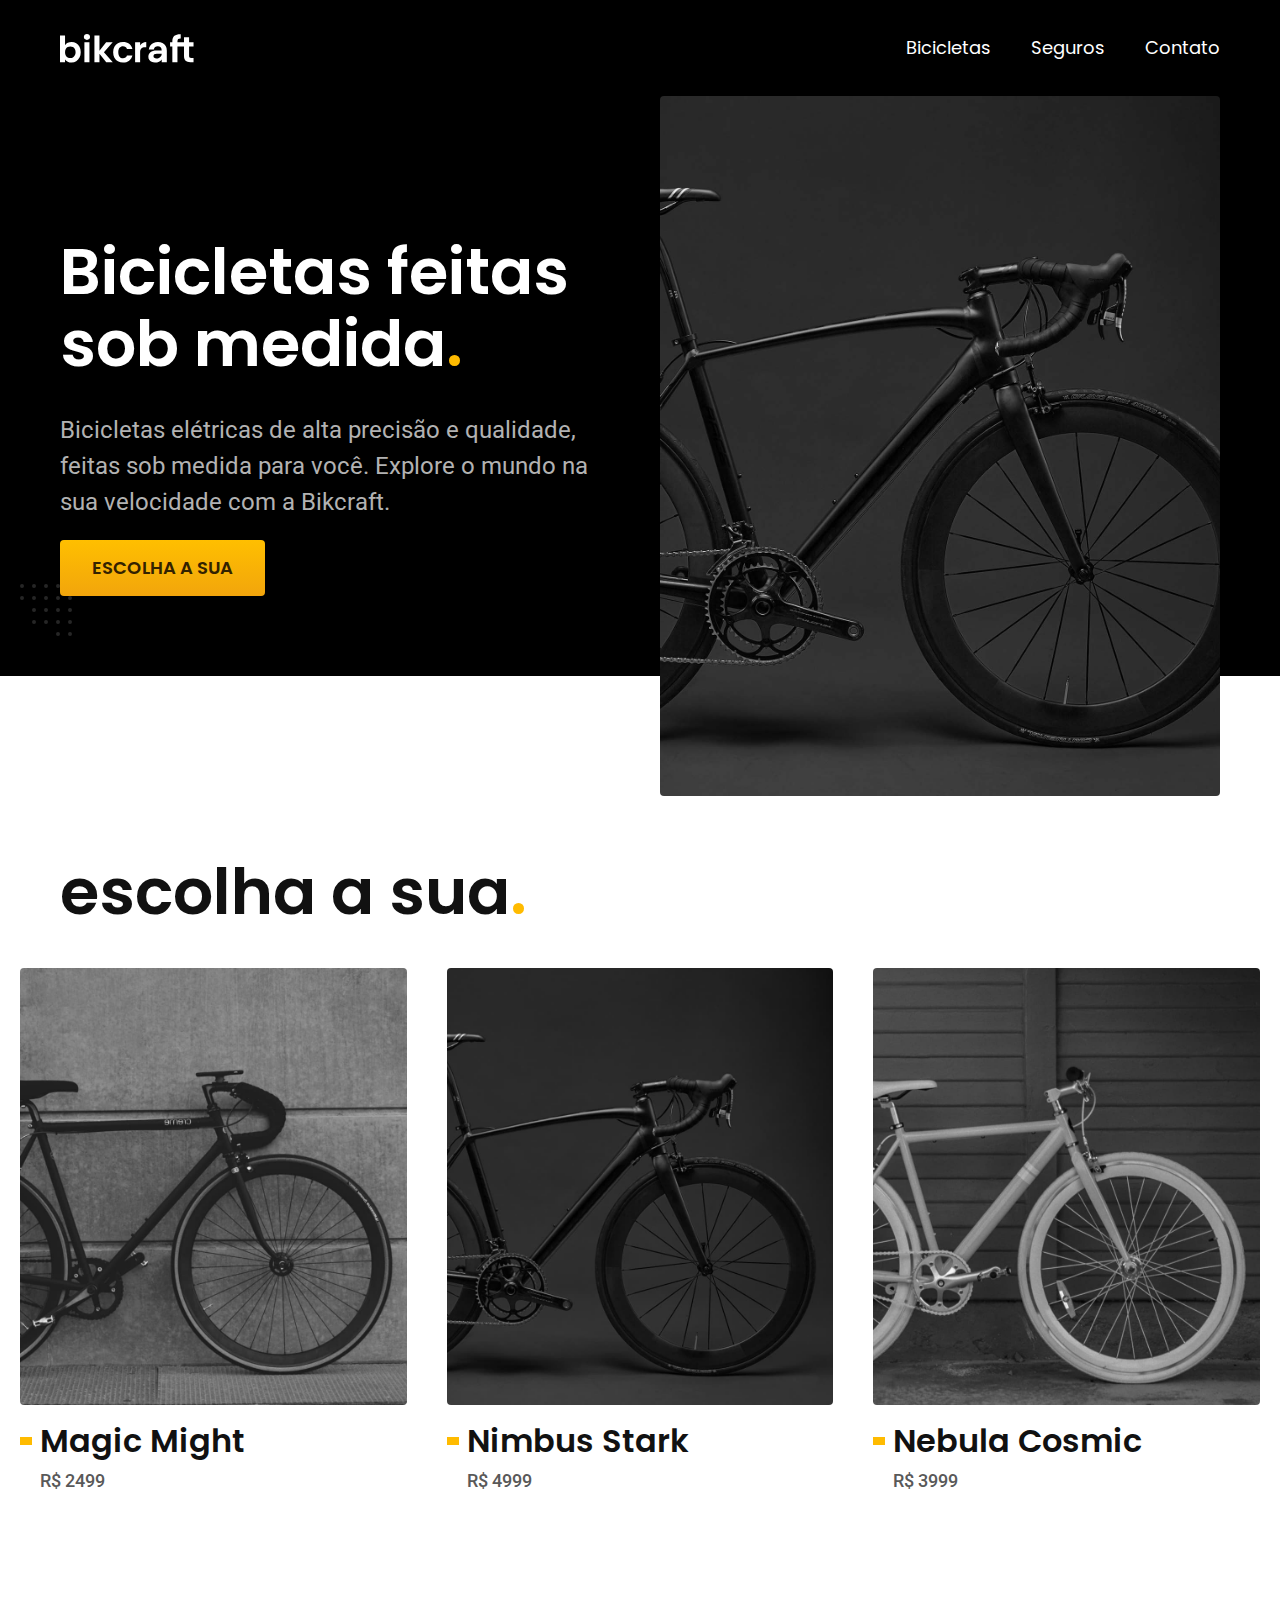
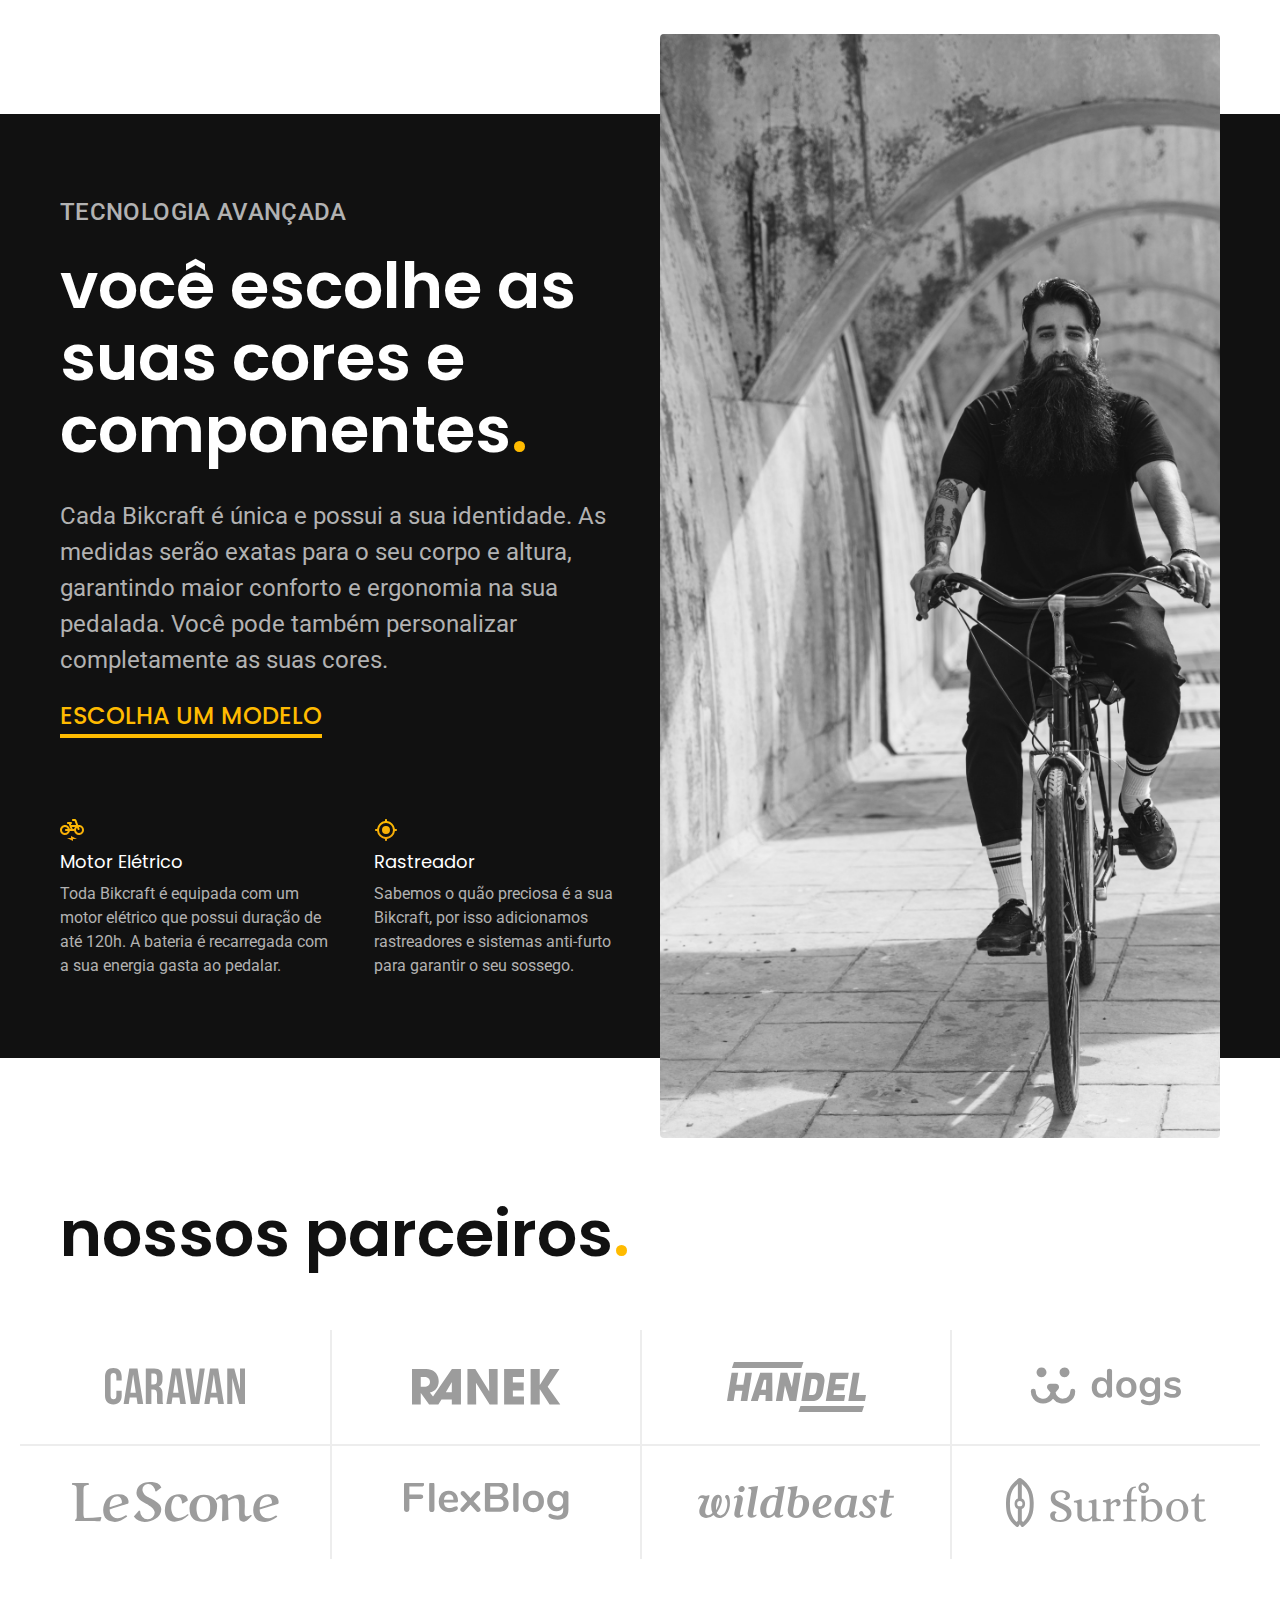
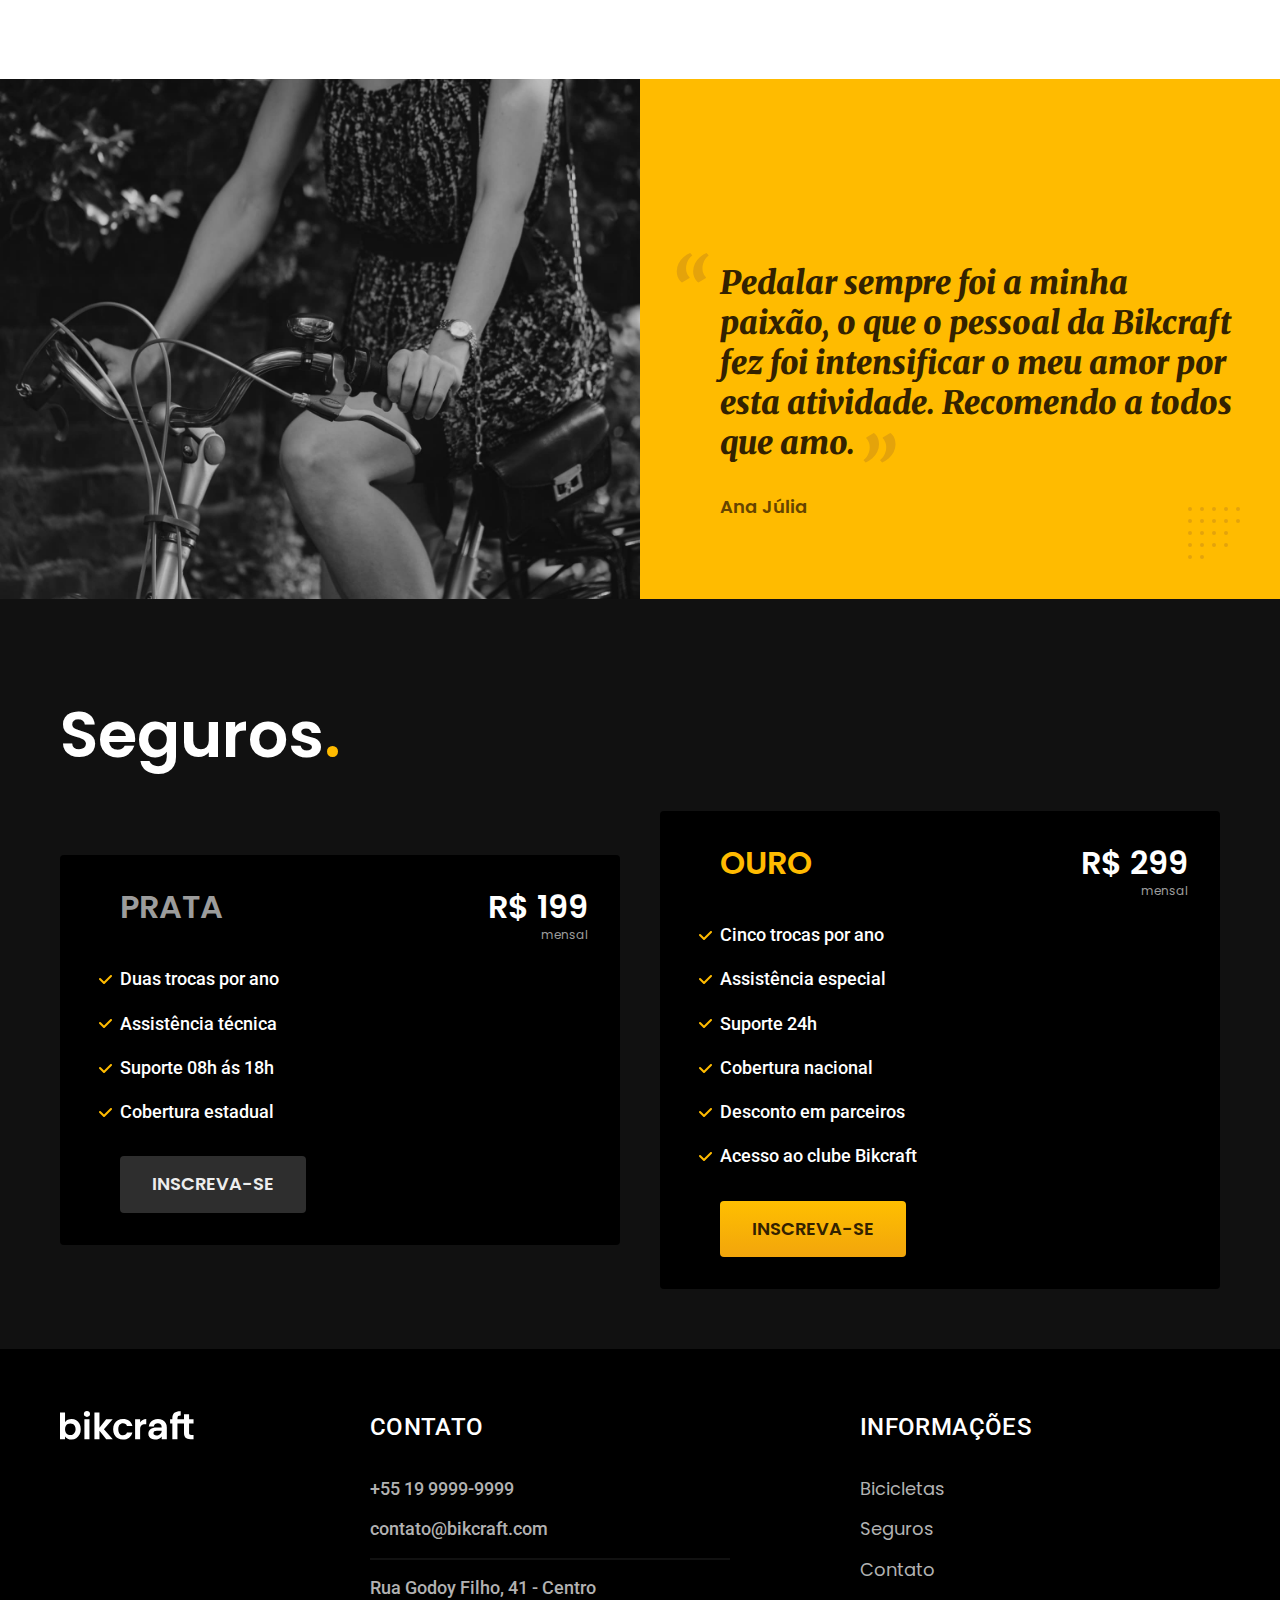
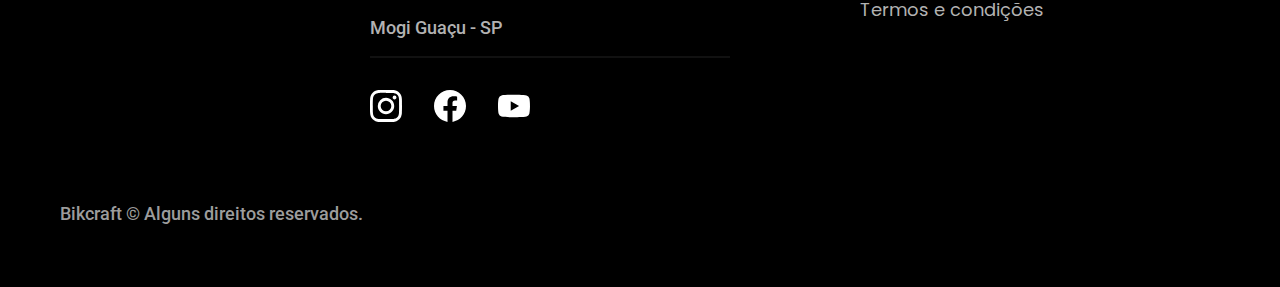
<file: index.html>
<!DOCTYPE html>
<html lang="pt-br">
    <head>
        <meta charset="UTF-8">
        <meta name="viewport" content="width=device-width, initial-scale=1.0">

        <TItle>Bikcraft - Bicicletas Elétricas</TItle>
        <meta name="description" content="Bicicletas elétricas de alta precisão e qualidade,
        feitas sob medida para o cliente. Explore o mundo na sua velocidade com a Bikcraft.">

        <meta property="og:type" content="website"/>
        <meta property="og:image" content="https://valgodoy.github.io/bikcraft/img/bicicletas/nimbus-home.jpg"/>

        <link rel="icon" href="./icons8-bike-ios-17-glyph-32.png" type="image/png+xml">
        <link rel="preload" href="./css/style.min.css" as="style">
        <link rel="stylesheet" href="./css/style.min.css">

        <link rel="preconnect" href="https://fonts.googleapis.com">
        <link rel="preconnect" href="https://fonts.gstatic.com" crossorigin>
        <link href="https://fonts.googleapis.com/css2?family=Merriweather:ital,wght@0,300;1,900&family=Poppins:wght@100;400;600&family=Roboto:wght@100;400;500&display=swap" rel="stylesheet">

        <link rel="preconnect" href="https://fonts.googleapis.com">
<link rel="preconnect" href="https://fonts.gstatic.com" crossorigin>
<link href="https://fonts.googleapis.com/css2?family=Poppins:wght@400;600&family=Roboto:wght@100;400;500&display=swap" rel="stylesheet">

    
<script>document.documentElement.classList.add('js');</script>

</head>
    <body>
     <header class="header-bg">
        <div class="header container">
            <a href="./">
                <img src="./img/bikcraft.svg" width="136" height="32" alt="Bikcraft"></a>
        <NAv aria aria-label="primaria">
            <ul class="header-menu font-1-m cor-0">
                <li><a href="./bicicletas.html">Bicicletas</a></li>
                <li><a href="./seguros.html">Seguros</a></li>
                <li><a href="./contato.html">Contato</a></li>
            </ul>
            </NAv>
        </div>
     </header>

<main class="introducao-bg">
    <div class="introducao container">
        <div class="introducao-conteudo">
        <h1 class="font-1-xxl cor-0 fadeInDown" data-anime="200">Bicicletas feitas sob medida<span class="cor-p1">.</span></h1>
        <p class="font-2-l cor-5 fadeInDown" data-anime="400">Bicicletas elétricas de alta precisão e qualidade, feitas sob medida para você.
        Explore o mundo na sua velocidade com a Bikcraft.</p>
        <a class="botao fadeInDown" data-anime="600" href="./bicicletas.html">Escolha a sua</a>
        </div>
   
    <picture data-anime="800" class="fadeInDown">
        <source media="(max-width: 800px)" srcset="./img/bicicletas/nimbus.jpg">
        <img src="./img/fotos/introducao.jpg" width="1280" height="1600" alt="Bicicleta elétrica preta.">
    </picture>
    
    </div>
   </main>
   <article class="bicicletas-lista">
   <h2 class="container font-1-xxl">escolha a sua<span class="cor-p1">.</span></h2>
   <ul>
    <li>
        <a href="./bicicletas/magic.html">
        <img src="./img/bicicletas/magic-home.jpg" alt="Bicicleta preta" width="920" height="1040">
        <h3 class="font-1-xl">Magic Might</h3>
        <span class="font-2-m cor-8">R$ 2499</span>
        </a>
    </li>
    <li>
        <a href="./bicicletas/nimbus.html">
        <img src="./img/bicicletas/nimbus-home.jpg" alt="Bicicleta preta" width="920" height="1040">
        <h3 class="font-1-xl">Nimbus Stark</h3>
        <span class="font-2-m cor-8">R$ 4999</span>
        </a>
    </li>
    <li>
        <a href="./bicicletas/nebula.html">
        <img src="./img/bicicletas/nebula-home.jpg" alt="Bicicleta preta" width="920" height="1040">
        <h3 class="font-1-xl">Nebula Cosmic</h3>
        <span class="font-2-m cor-8">R$ 3999</span>
        </a>
    </li>
   </ul>
   </article>

   <article class="tecnologia-bg">
    <div class="tecnologia container">
        <div class="tecnologia-conteudo">
            <span class="font-2-l-b cor-5">Tecnologia Avançada</span>
            <h2 class="font-1-xxl cor-0">você escolhe as suas cores e 
            componentes<span class="cor-p1">.</span></h2>
            <p class="font-2-l cor-5">Cada Bikcraft é única e possui a sua identidade. As medidas serão exatas para o 
            seu corpo e altura, garantindo maior conforto e ergonomia na sua pedalada. Você 
            pode também personalizar completamente as suas cores.</p>
            <a class="link" href="./bicicletas.html">Escolha um modelo</a>
            <div class="tecnologia-vantagens">
            <div>
                <img src="./img/icones/eletrica.svg" width="24" height="24" alt="">
                <h3 class="font-1-m cor-0">Motor Elétrico</h3>
                <p class="font-2-s cor-5">Toda Bikcraft é equipada com um motor elétrico que possui duração de até
                120h. A bateria é recarregada com a sua energia gasta ao pedalar.</p>
           </div>
            <div>
                <img src="./img/icones/rastreador.svg" width="24" height="24" alt="">
                <h3 class="font-1-m cor-0">Rastreador</h3>
                <p class="font-2-s cor-5">Sabemos o quão preciosa é a sua Bikcraft, por isso adicionamos rastreadores e 
                sistemas anti-furto para garantir o seu sossego.</p>
        </div>
        </div>
        </div>

        <div class="tecnologia-imagem">
            <img src="./img/fotos/freepik-export-20240927171040dtQH.jpeg" width="3344" height="5016" alt="">
        </div>

    </div>

   </article>
    <section class="parceiros" aria-label="Nossos Parceiros">
        <h2 class="container font-1-xxl">nossos parceiros<span class="cor-p1">.</span></h2>

        <ul>
            <li><img src="./img/parceiros/caravan.svg" alt="caravan" width="140" height="38"></li>
            <li><img src="./img/parceiros/ranek.svg" alt="ranek" width="149" height="36"></li>
            <li><img src="./img/parceiros/handel.svg" alt="hendel" width="139" height="50"></li>
            <li><img src="./img/parceiros/dogs.svg" alt="dogs" width="152" height="39"></li>
            <li><img src="./img/parceiros/lescone.svg" alt="lescone" width="208" height="41"></li>
            <li><img src="./img/parceiros/flexblog.svg" alt="flexblog" width="165" height="38"></li>
            <li><img src="./img/parceiros/wildbeast.svg" alt="wildbeast" width="196" height="34"></li>
            <li><img src="./img/parceiros/surfbot.svg" alt="surfbot" width="200" height="49"></li>
        </ul>
     </section>

     <section class="depoimento" aria-label="Depoimento">
        <div>
            <img src="./img/fotos/depoimento.jpg" alt="Pessoa pedalando uma Bikcraft" width="1560" height="1360">
        </div>
        <div class="depoimento-conteudo">
            <blockquote class="font-1-xl cor-p5">
                <p>Pedalar sempre foi a minha paixão, o que o pessoal da 
                Bikcraft fez foi intensificar o meu amor por esta atividade.
                Recomendo a todos que amo.</p>
            </blockquote>
            <span class="font-1-mb cor-p4">Ana Júlia</span>
        </div>
    </section>
    <article class="seguros-bg">
        <div class="seguros container">
            <h2><h2 class="font-1-xxl cor-0">Seguros<span class="cor-p1">.</span></h2>
            <div class="seguros-item">
                <h3 class="font-1-xl cor-6">PRATA</h3>
                <span class="font-1-xl cor-0">R$ 199 <span class="font-1-xs cor-6">mensal</span></span>
                <ul class="font-2-m cor-0">
                    <li>Duas trocas por ano</li>
                    <li>Assistência técnica</li>
                    <li>Suporte 08h ás 18h</li>
                    <li>Cobertura estadual</li>
                    </ul>
                    <a class="botao secundario" href="./orcamento.html">Inscreva-se</a>
                   </div>

                    <div class="seguros-item">
                    <h3 class="font-1-xl cor-p1">OURO</h3>
                    <span class="font-1-xl cor-0">R$ 299 <span class="font-1-xs cor-6">mensal</span></span>
                    <ul class="font-2-m cor-0">
                        <li>Cinco trocas por ano</li>
                        <li>Assistência especial</li>
                        <li>Suporte 24h</li>
                        <li>Cobertura nacional</li>
                        <li>Desconto em parceiros</li>
                        <li>Acesso ao clube Bikcraft</li>
                    </ul>
                        <a class="botao" href="./orcamento.html">Inscreva-se</a>
                       </div>
       </div>
       </article>

       <footer class="footer-bg">
        <div class="footer container">
            <img src="./img/bikcraft.svg" alt="Bikcraft" width="136" height="32">
            <div class="footer-contato">
                <h3 class="font-2-l-b cor-0">Contato</h3>
                <ul class="font-2-m cor-5">
                    <li><a href="tel:+551999999999">+55 19 9999-9999</a></li>
                    <li><a href="mailto:contato@bikcraft.com">contato@bikcraft.com</a></li>
                    <li>Rua Godoy Filho, 41 - Centro</li>
                    <li>Mogi Guaçu - SP</li>
                </ul>
                <div class="footer-redes">
                    <a href="./">
                    <img src="img/redes/instagram.svg" alt="Instagram" width="32" height="32">
                </a>
                    <a href="./">
                    <img src="img/redes/facebook.svg" alt="Facebook"  width="32" height="32">
                </a>
                    <a href="./">
                    <img src="img/redes/youtube.svg" alt="Youtube"  width="32" height="32">
                </a>

                </div>
            </div>
            <div class="footer-informacoes">
            <h3 class="font-2-l-b cor-0">Informações</h3>
            <nav>
                <ul class="font-1-m cor-5">
                    <li><a href="./bicicletas.html">Bicicletas</a></li>
                    <li><a href="./seguros.html">Seguros</a></li>
                    <li><a href="./contato.html">Contato</a></li>
                    <li><a href="./termos.html">Termos e condições</a></li>
                </ul>
            </nav>
        </div>
       
        <p class="footer-copy font-2-m cor-6">Bikcraft © Alguns direitos reservados.</p>

        </div>

       </footer>

       <script src="./js/plugins/simple-anime.js"></script>
       <script src="./js/script.js"></script>
        
       </body>
       </html>
</file>
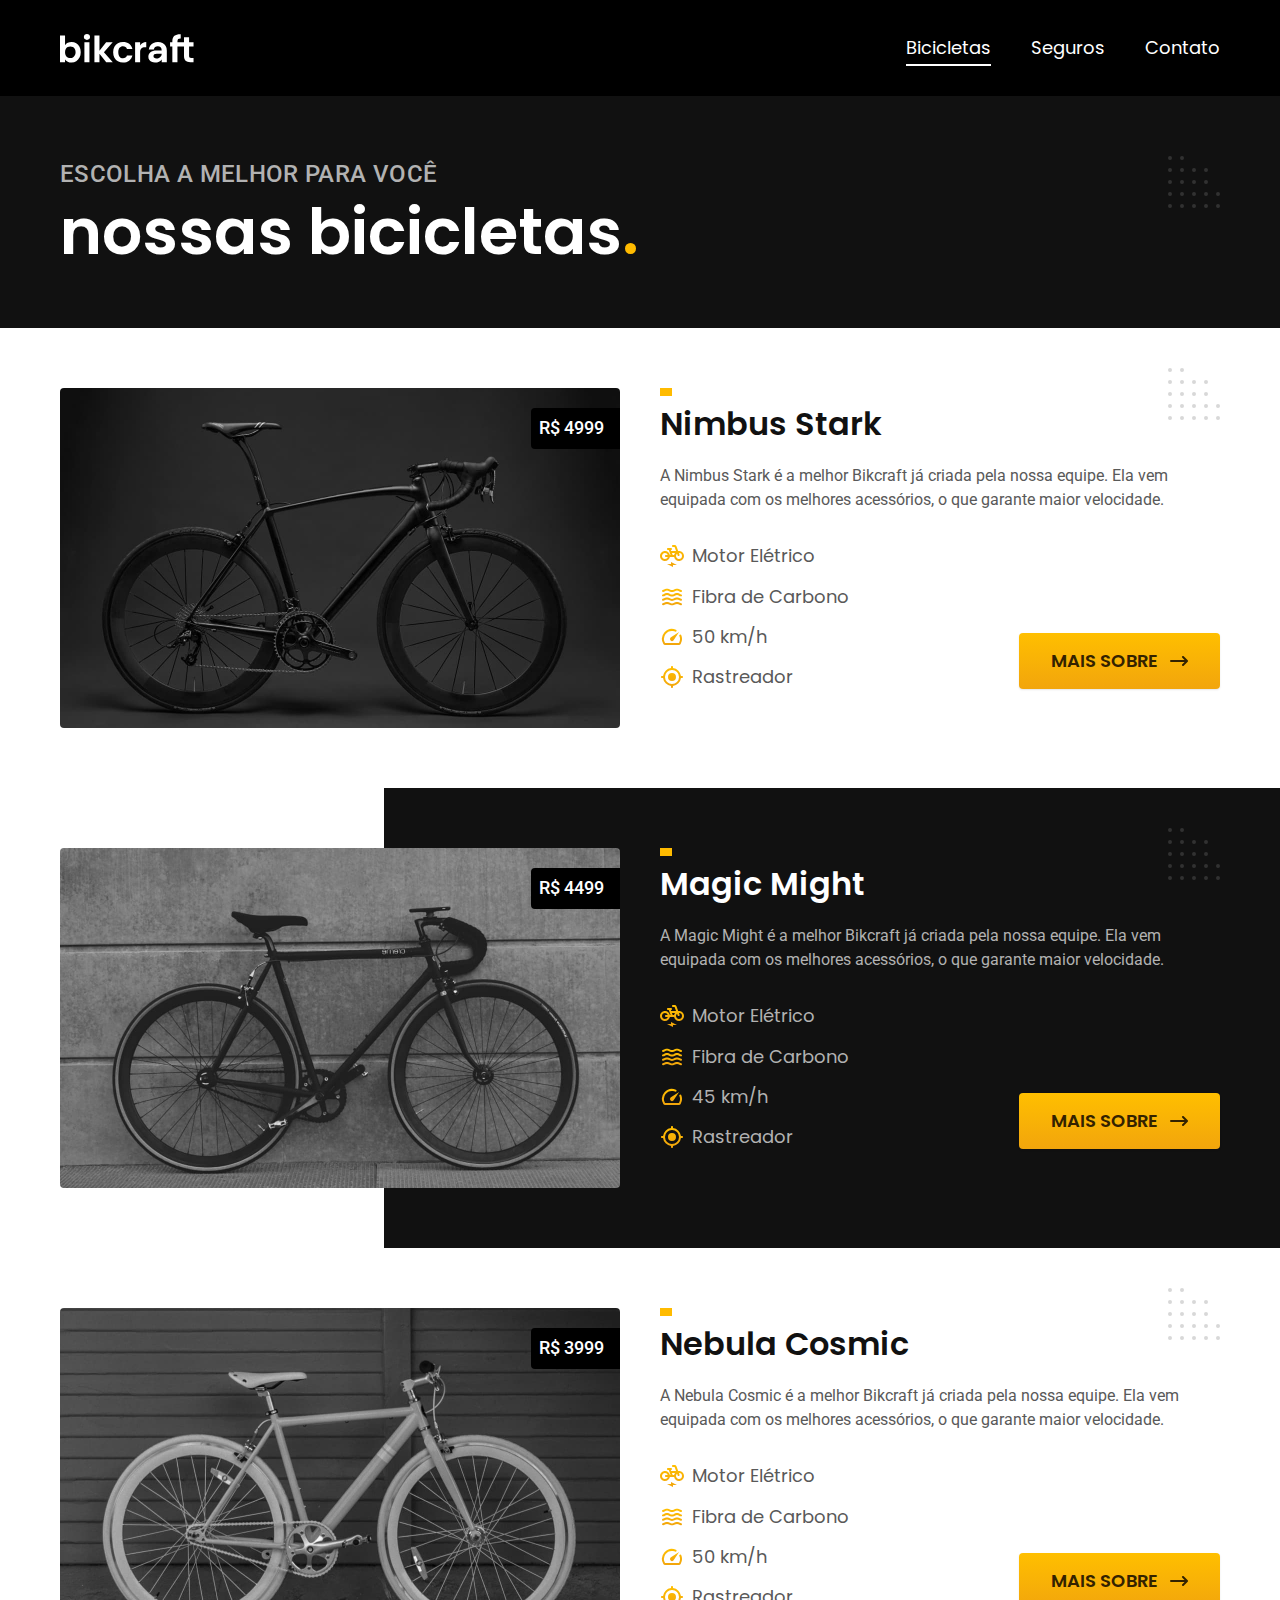
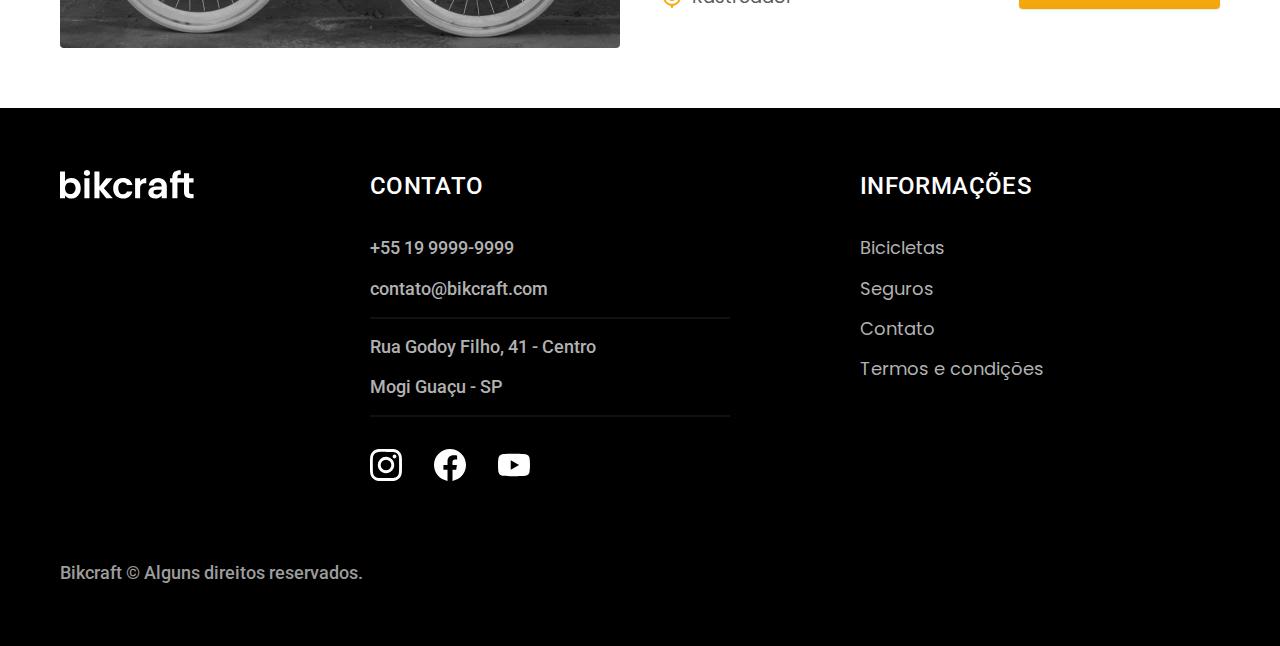
<file: bicicletas.html>
<!DOCTYPE html>
<html lang="pt-br">
    <head>
        <meta charset="UTF-8">
        <meta name="viewport" content="width=device-width, initial-scale=1.0">
        <TItle>Bicicletas | Bikcraft</TItle>
        <meta name="description" content="Termos e condições."> 
         <link rel="icon" href="./icons8-bike-ios-17-glyph-32.png" type="image/png+xml">
        <link rel="preload" href="./css/style.min.css" as="style">
        <link rel="stylesheet" href="./css/style.min.css">
        

        <link rel="preconnect" href="https://fonts.googleapis.com">
        <link rel="preconnect" href="https://fonts.gstatic.com" crossorigin>
        <link href="https://fonts.googleapis.com/css2?family=Merriweather:ital,wght@0,300;1,900&family=Poppins:wght@100;400;600&family=Roboto:wght@100;400;500&display=swap" rel="stylesheet">

        <link rel="preconnect" href="https://fonts.googleapis.com">
<link rel="preconnect" href="https://fonts.gstatic.com" crossorigin>
<link href="https://fonts.googleapis.com/css2?family=Poppins:wght@400;600&family=Roboto:wght@100;400;500&display=swap" rel="stylesheet">
     <script>document.documentElement.classList.add('js');</script>
</head>
    <body id="bicicletas">
     <header class="header-bg">
        <div class="header container">
            <a href="./">
                <img src="./img/bikcraft.svg" alt="Bikcraft" width="136" height="32"></a>
        <NAv aria aria-label="primaria">
            <ul class="header-menu font-1-m cor-0">
                <li><a href="./bicicletas.html">Bicicletas</a></li>
                <li><a href="./seguros.html">Seguros</a></li>
                <li><a href="./contato.html">Contato</a></li>
            </ul>
            </NAv>
        </div>
     </header>

     <main>
        <div class="titulo-bg">
            <div class="titulo container">
                <p class="font-2-l-b cor-5">Escolha a melhor para você</p>
                <h1 class="font-1-xxl cor-0">nossas bicicletas<span class="cor-p1">.</span></h1>
            </div>
        </div>

       
            <div class="bicicletas container">
                <div class="bicicletas-imagem">
                    <img src="./img/bicicletas/nimbus.jpg" alt="Bicicleta preta" width="1120" height="680">
                    <span class="font-2-m cor-0">R$ 4999</span>
                   </div>
                   <div class="bicicletas-conteudo">
                    <h2 class="font-1-xl">Nimbus Stark</h2>
                    <p class="font-2-s cor-8">A Nimbus Stark é a melhor Bikcraft já criada pela nossa equipe. Ela 
                    vem equipada com os melhores acessórios, o que garante maior velocidade.</p>
                    <ul class="font-1-m cor-8">
                        <li>
                            <img src="./img/icones/eletrica.svg" alt="" width="32" height="32">
                            Motor Elétrico
                        </li>
                        <li>
                            <img src="./img/icones/carbono.svg" alt="" width="32" height="32">
                            Fibra de Carbono
                        </li>
                        <li>
                            <img src="./img/icones/velocidade.svg" alt="" width="32" height="32">
                            50 km/h
                        </li>
                        <li>
                            <img src="./img/icones/rastreador.svg" alt="" width="32" height="32">
                            Rastreador
                        </li>
                    </ul>
                    <a class="botao seta" href="./bicicletas/nimbus.html">Mais Sobre</a>

                </div>
            </div>
       

        <div class="bicicletas-bg">
            <div class="bicicletas container">
                <div class="bicicletas-imagem">
                    <img src="./img/bicicletas/magic.jpg" alt="Bicicleta preta" width="1120" height="680">
                    <span class="font-2-m cor-0">R$ 4499</span>
                   </div>
                   <div class="bicicletas-conteudo">
                    <h2 class="font-1-xl cor-0">Magic Might</h2>
                    <p class="font-2-s cor-5">A Magic Might é a melhor Bikcraft já criada pela nossa equipe. Ela 
                    vem equipada com os melhores acessórios, o que garante maior velocidade.</p>
                    <ul class="font-1-m cor-5">
                        <li>
                            <img src="./img/icones/eletrica.svg" alt="" width="32" height="32">
                            Motor Elétrico
                        </li>
                        <li>
                            <img src="./img/icones/carbono.svg" alt="" width="32" height="32">
                            Fibra de Carbono
                        </li>
                        <li>
                            <img src="./img/icones/velocidade.svg" alt="" width="32" height="32">
                            45 km/h
                        </li>
                        <li>
                            <img src="./img/icones/rastreador.svg" alt="" width="32" height="32">
                            Rastreador
                        </li>
                    </ul>
                    <a class="botao seta" href="./bicicletas/magic.html">Mais Sobre</a>

                </div>
            </div>
        </div>

        
            <div class="bicicletas container">
                <div class="bicicletas-imagem">
                    <img src="./img/bicicletas/nebula.jpg" alt="Bicicleta preta" width="1120" height="680">
                    <span class="font-2-m cor-0">R$ 3999</span>
                   </div>
                   <div class="bicicletas-conteudo">
                    <h2 class="font-1-xl">Nebula Cosmic</h2>
                    <p class="font-2-s cor-8">A Nebula Cosmic é a melhor Bikcraft já criada pela nossa equipe. Ela 
                    vem equipada com os melhores acessórios, o que garante maior velocidade.</p>
                    <ul class="font-1-m cor-8">
                        <li>
                            <img src="./img/icones/eletrica.svg" alt=""  width="32" height="32">
                            Motor Elétrico
                        </li>
                        <li>
                            <img src="./img/icones/carbono.svg" alt=""  width="32" height="32">
                            Fibra de Carbono
                        </li>
                        <li>
                            <img src="./img/icones/velocidade.svg" alt=""  width="32" height="32">
                            50 km/h
                        </li>
                        <li>
                            <img src="./img/icones/rastreador.svg" alt=""  width="32" height="32">
                            Rastreador
                        </li>
                    </ul>
                    <a class="botao seta" href="./bicicletas/nebula.html">Mais Sobre</a>

                </div>
            </div>
        

     </main>
     
     <footer class="footer-bg">
        <div class="footer container">
            <img src="./img/bikcraft.svg" alt="Bikcraft"  width="136" height="32">
            <div class="footer-contato">
                <h3 class="font-2-l-b cor-0">Contato</h3>
                <ul class="font-2-m cor-5">
                    <li><a href="tel:+551999999999">+55 19 9999-9999</a></li>
                    <li><a href="mailto:contato@bikcraft.com">contato@bikcraft.com</a></li>
                    <li>Rua Godoy Filho, 41 - Centro</li>
                    <li>Mogi Guaçu - SP</li>
                </ul>
                <div class="footer-redes">
                    <a href="./">
                    <img src="img/redes/instagram.svg" alt="Instagram"  width="32" height="32">
                </a>
                    <a href="./">
                    <img src="img/redes/facebook.svg" alt="Facebook"  width="32" height="32">
                </a>
                    <a href="./">
                    <img src="img/redes/youtube.svg" alt="Youtube"  width="32" height="32">
                </a>

                </div>
            </div>
            <div class="footer-informacoes">
            <h3 class="font-2-l-b cor-0">Informações</h3>
            <nav>
                <ul class="font-1-m cor-5">
                    <li><a href="./bicicletas.html">Bicicletas</a></li>
                    <li><a href="./seguros.html">Seguros</a></li>
                    <li><a href="./contato.html">Contato</a></li>
                    <li><a href="./termos.html">Termos e condições</a></li>
                </ul>
            </nav>
        </div>
       
        <p class="footer-copy font-2-m cor-6">Bikcraft © Alguns direitos reservados.</p>

        </div>

       </footer>
        <script src="./js/script.js"></script>
       </body>
       </html>
</file>
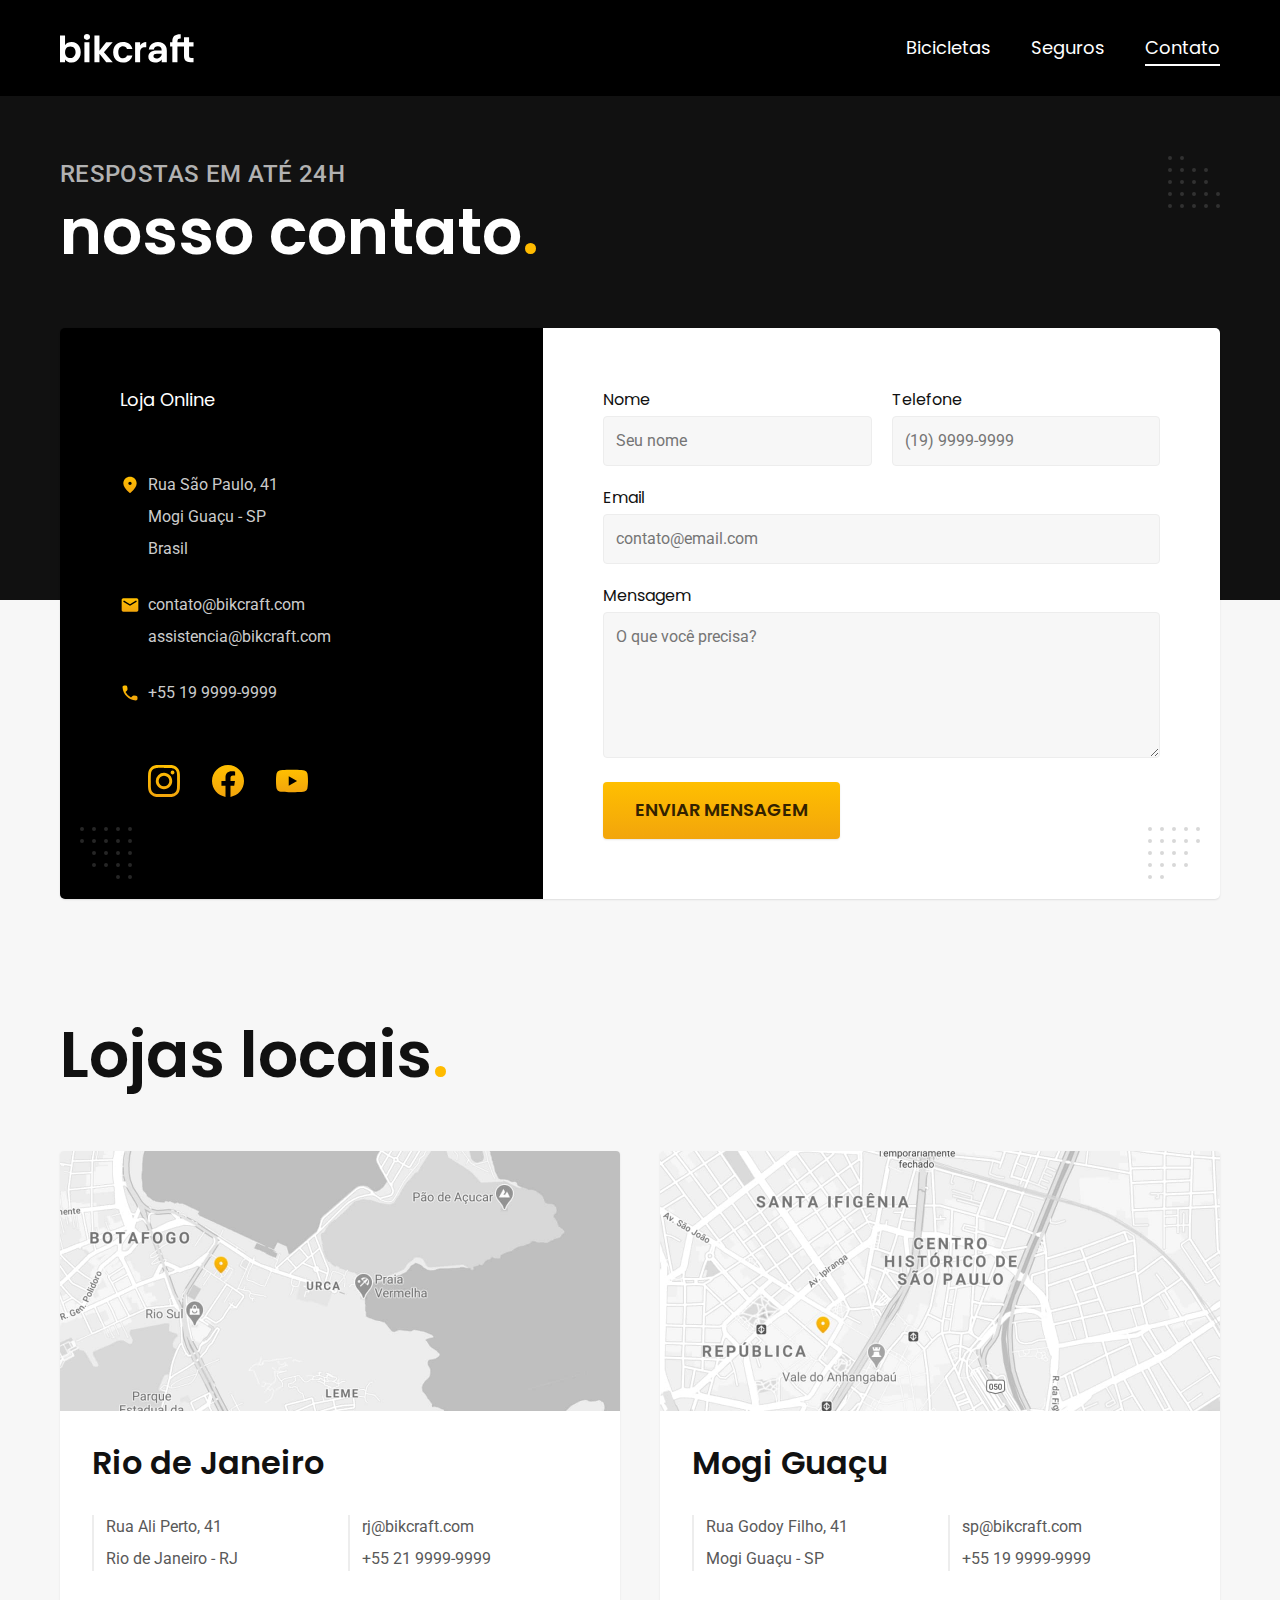
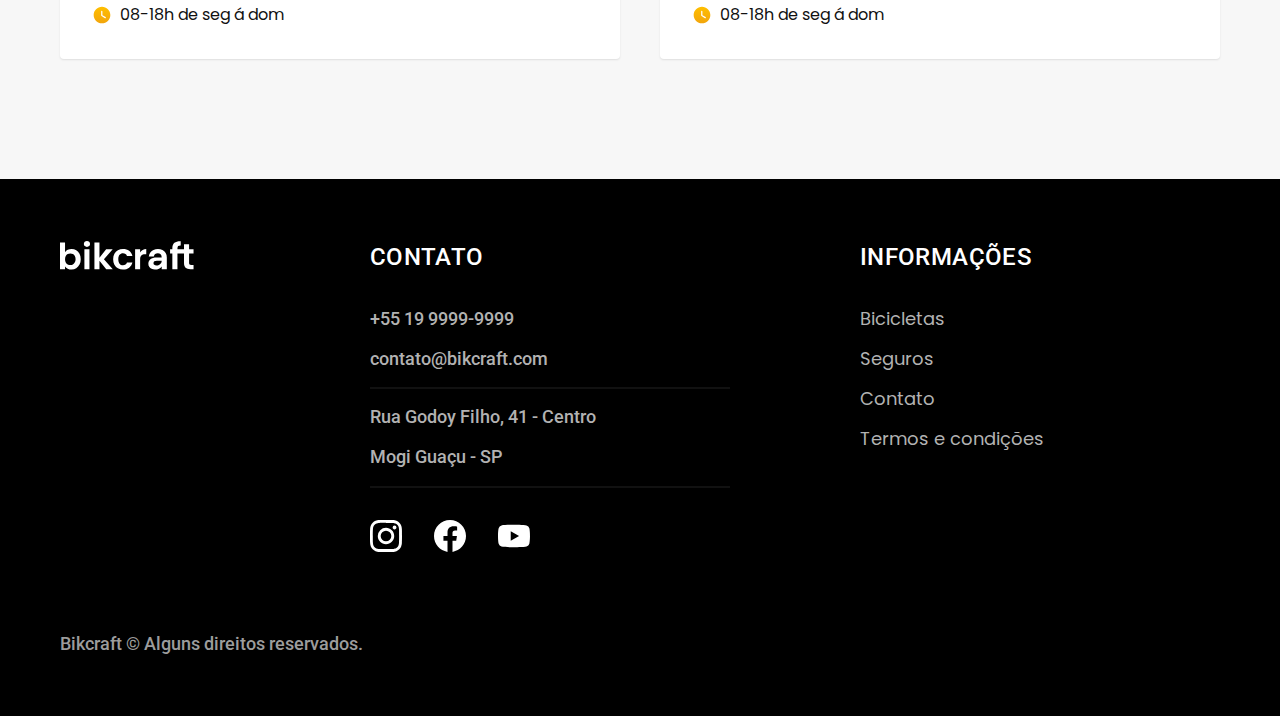
<file: contato.html>
<!DOCTYPE html>
<html lang="pt-br">
    <head>
        <meta charset="UTF-8">
        <meta name="viewport" content="width=device-width, initial-scale=1.0">
        <TItle>Contato | Bikcraft</TItle>
        <meta name="description" content="Termos e condições."> 
        <link rel="icon" href="./icons8-bike-ios-17-glyph-32.png" type="image/png+xml">
       <link rel="preload" href="./css/style.min.css" as="style">
        <link rel="stylesheet" href="./css/style.min.css">
        

        <link rel="preconnect" href="https://fonts.googleapis.com">
        <link rel="preconnect" href="https://fonts.gstatic.com" crossorigin>
        <link href="https://fonts.googleapis.com/css2?family=Merriweather:ital,wght@0,300;1,900&family=Poppins:wght@100;400;600&family=Roboto:wght@100;400;500&display=swap" rel="stylesheet">

        <link rel="preconnect" href="https://fonts.googleapis.com">
<link rel="preconnect" href="https://fonts.gstatic.com" crossorigin>
<link href="https://fonts.googleapis.com/css2?family=Poppins:wght@400;600&family=Roboto:wght@100;400;500&display=swap" rel="stylesheet">

    <script>document.documentElement.classList.add('js');</script>
    </head>
    <body id="contato">
     <header class="header-bg">
        <div class="header container">
            <a href="./">
                <img src="./img/bikcraft.svg" alt="Bikcraft" width="136" height="32"></a>
        <NAv aria aria-label="primaria">
            <ul class="header-menu font-1-m cor-0">
                <li><a href="./bicicletas.html">Bicicletas</a></li>
                <li><a href="./seguros.html">Seguros</a></li>
                <li><a href="./contato.html">Contato</a></li>
            </ul>
            </NAv>
        </div>
     </header>

     <main>
        <div class="titulo-bg">
            <div class="titulo container">
                <p class="font-2-l-b cor-5">Respostas em até 24h</p>
                <h1 class="font-1-xxl cor-0">nosso contato<span class="cor-p1">.</span></h1>
            </div>
        </div>

       <div class="contato container">
        <section class="contato-dados" aria-label="Endereço">
            <h2 class="font-1-m cor-0">Loja Online</h2>
            <div class="contato-endereco font-2-s cor-4">
                <p>Rua São Paulo, 41</p>
                <p>Mogi Guaçu - SP</p>
                <p>Brasil</p>
            </div>
            <address class="contato-meios font-2-s cor-4">
                <a href="mailto:contato@bikcraft.com">contato@bikcraft.com</a>
                <a href="mailto:assistencia@bikcraft.com">assistencia@bikcraft.com</a>
                <a href="tel:+551999999999">+55 19 9999-9999</a>
            </address>

            <div class="contato-redes">
                <a href="./">
                    <img src="img/redes/instagram-p.svg" alt="Instagram" width="32" height="32">
                </a>
                    <a href="./">
                    <img src="img/redes/facebook-p.svg" alt="Facebook" width="32" height="32">
                </a>
                    <a href="./">
                    <img src="img/redes/youtube-p.svg" alt="Youtube" width="32" height="32">
                </a> 
            </div>

        </section>
        <section class="contato-formulario" aria-label="Formulário">
          <form class="form" action="./contato.html">
            <div>
            <label for="nome">Nome</label>
             <input type="text" id="nome" name="nome" placeholder="Seu nome">
            </div>
            <div>
            <label for="telefone">Telefone</label>
             <input type="text" id="telefone" name="telefone" placeholder="(19) 9999-9999">
            </div>
            <div class="col-2">
            <label for="email">Email</label>
             <input type="email" id="email" name="email" placeholder="contato@email.com">
            </div>
            <div class="col-2">
            <label for="email">Mensagem</label>
           <textarea rows="5"  id="mensagem" name="mensagem" 
            placeholder="O que você precisa?"></textarea>
            </div>
            <button class="botao col-2">Enviar Mensagem</button>
          </form>
        </section>
        </div>
        </main>

        <article class="lojas container">
            <h2 class="font-1-xxl">Lojas locais<span class="cor-p1">.</span></h2>
            <div class="lojas-item">
                <img src="./img/lojas/rj.jpg" alt="mapa marcando o endereço Rua Godoy Filho, 41 -
                Rio de Janeiro - RJ" width="1120" height="520">
                <div class="lojas-conteudo">
                    <h3 class="font-1-xl">Rio de Janeiro</h3>
                <div class="lojas-dados font-2-s cor-8">
                    <p>Rua Ali Perto, 41</p>
                    <p>Rio de Janeiro - RJ</p>
                </div>
                <div class="lojas-dados font-2-s cor-8">
                    <a href="mailto:rj@bikcraft.com">rj@bikcraft.com</a>
                    <a href="tel:+552199999999">+55 21 9999-9999</a>  
                </div>
                <p class="lojas-tempo font-1-s"><img src="./img/icones/horario.svg" alt="" width="20" height="20">08-18h de seg á dom</p>
            </div>
            </div>

            <div class="lojas-item">
                <img src="./img/lojas/sp.jpg" alt="mapa marcando o endereço em Rua Godoy Filho, 41 -
                Mogi Guaçu - SP" width="1120" height="520">
                <div class="lojas-conteudo">
                    <h3 class="font-1-xl">Mogi Guaçu</h3>
                <div class="lojas-dados font-2-s cor-8">
                    <p>Rua Godoy Filho, 41</p>
                    <p>Mogi Guaçu - SP</p>
                </div>
                <div class="lojas-dados font-2-s cor-8">
                    <a href="mailto:sp@bikcraft.com">sp@bikcraft.com</a>
                    <a href="tel:+551999999999">+55 19 9999-9999</a>  
                </div>
                <p class="lojas-tempo font-1-s"><img src="./img/icones/horario.svg" alt="" width="20" height="20">08-18h de seg á dom</p>
            </div>
            </div>


        </article>
     
     <footer class="footer-bg">
        <div class="footer container">
            <img src="./img/bikcraft.svg" alt="Bikcraft" width="136" height="32">
            <div class="footer-contato">
                <h3 class="font-2-l-b cor-0">Contato</h3>
                <ul class="font-2-m cor-5">
                    <li><a href="tel:+551999999999">+55 19 9999-9999</a></li>
                    <li><a href="mailto:contato@bikcraft.com">contato@bikcraft.com</a></li>
                    <li>Rua Godoy Filho, 41 - Centro</li>
                    <li>Mogi Guaçu - SP</li>
                </ul>
                <div class="footer-redes">
                    <a href="./">
                    <img src="img/redes/instagram.svg" alt="Instagram" width="32" height="32">
                </a>
                    <a href="./">
                    <img src="img/redes/facebook.svg" alt="Facebook" width="32" height="32">
                </a>
                    <a href="./">
                    <img src="img/redes/youtube.svg" alt="Youtube" width="32" height="32">
                </a>

                </div>
            </div>
            <div class="footer-informacoes">
            <h3 class="font-2-l-b cor-0">Informações</h3>
            <nav>
                <ul class="font-1-m cor-5">
                    <li><a href="./bicicletas.html">Bicicletas</a></li>
                    <li><a href="./seguros.html">Seguros</a></li>
                    <li><a href="./contato.html">Contato</a></li>
                    <li><a href="./termos.html">Termos e condições</a></li>
                </ul>
            </nav>
        </div>
       
        <p class="footer-copy font-2-m cor-6">Bikcraft © Alguns direitos reservados.</p>

        </div>

       </footer>
        <script src="./js/script.js"></script>
       </body>
       </html>
</file>
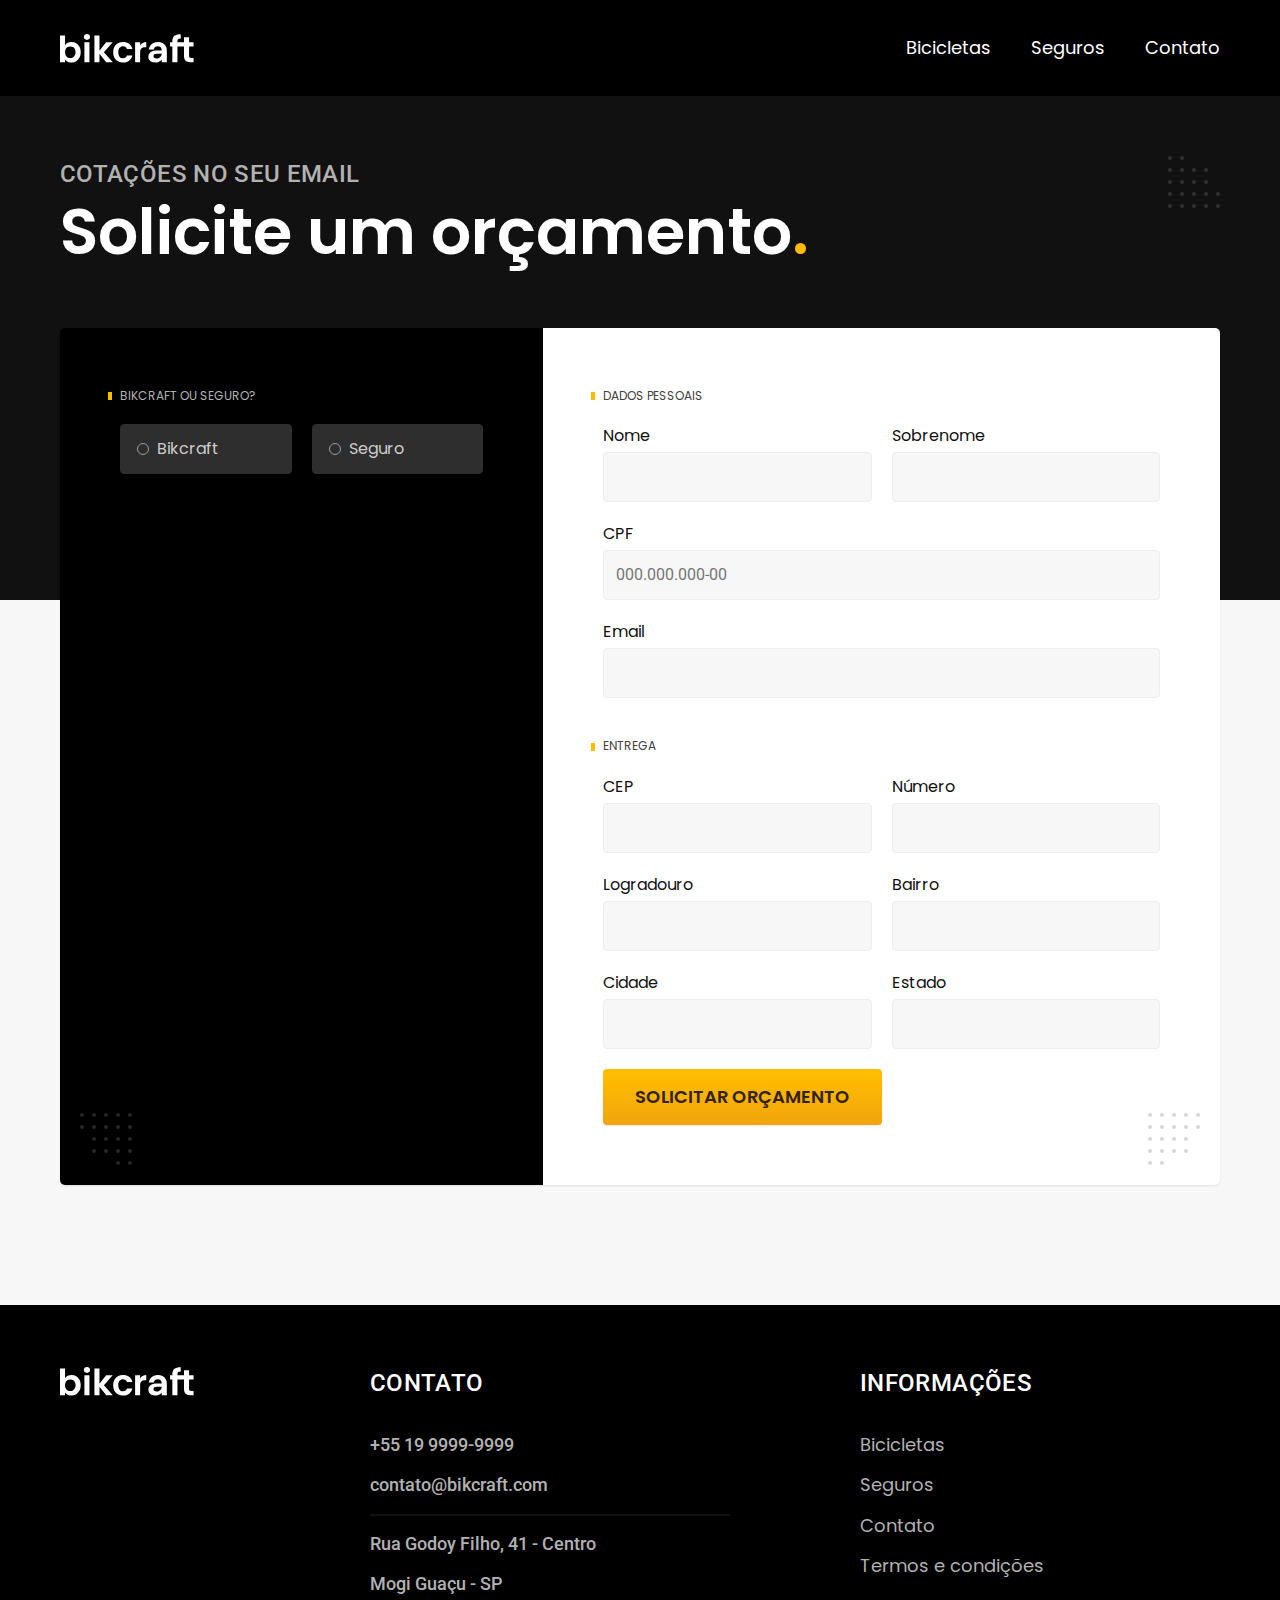
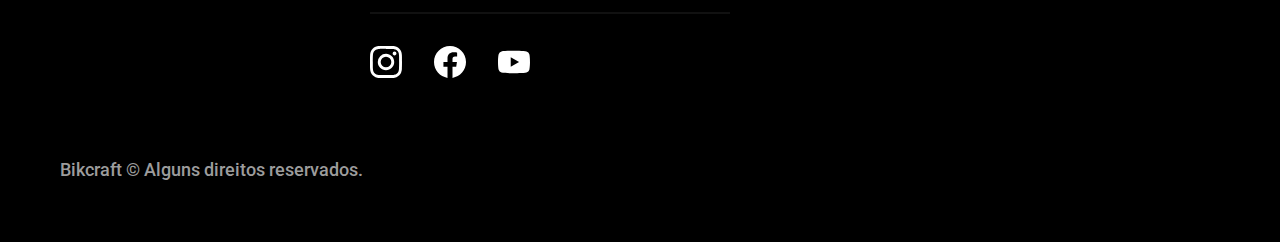
<file: orcamento.html>
<!DOCTYPE html>
<html lang="pt-br">
    <head>
        <meta charset="UTF-8">
        <meta name="viewport" content="width=device-width, initial-scale=1.0">
        <TItle>Orçamento | Bikcraft</TItle>
        <meta name="description" content="Termos e condições."> 
         <link rel="icon" href="./icons8-bike-ios-17-glyph-32.png" type="image/png+xml">
        <link rel="preload" href="./css/style.min.css" as="style">
        <link rel="stylesheet" href="./css/style.min.css">
        

        <link rel="preconnect" href="https://fonts.googleapis.com">
        <link rel="preconnect" href="https://fonts.gstatic.com" crossorigin>
        <link href="https://fonts.googleapis.com/css2?family=Merriweather:ital,wght@0,300;1,900&family=Poppins:wght@100;400;600&family=Roboto:wght@100;400;500&display=swap" rel="stylesheet">

        <link rel="preconnect" href="https://fonts.googleapis.com">
<link rel="preconnect" href="https://fonts.gstatic.com" crossorigin>
<link href="https://fonts.googleapis.com/css2?family=Poppins:wght@400;600&family=Roboto:wght@100;400;500&display=swap" rel="stylesheet">
     <script>document.documentElement.classList.add('js');</script>
</head>
    <body id="orcamento">
     <header class="header-bg">
        <div class="header container">
            <a href="./">
                <img src="./img/bikcraft.svg" alt="Bikcraft" width="136" height="32"></a>
        <NAv aria aria-label="primaria">
            <ul class="header-menu font-1-m cor-0">
                <li><a href="./bicicletas.html">Bicicletas</a></li>
                <li><a href="./seguros.html">Seguros</a></li>
                <li><a href="./contato.html">Contato</a></li>
            </ul>
            </NAv>
        </div>
     </header>

     <main>
        <div class="titulo-bg">
            <div class="titulo container">
                <p class="font-2-l-b cor-5">Cotações no seu email</p>
                <h1 class="font-1-xxl cor-0">Solicite um orçamento<span class="cor-p1">.</span></h1>
            </div>
        </div>
        <form class="orcamento container" action="./">
            <div class="orcamento-produto">
                <h2 class="font-1-xs cor-5">Bikcraft ou Seguro?</h2>

                <input type="radio" name="tipo" value="bikcraft" id="bikcraft">
                <label for="bikcraft">Bikcraft</label>

                <input type="radio" name="tipo" value="seguro" id="seguro">
                <label for="seguro">Seguro</label>

                <div class="orcamento-conteudo" id="orcamento-bikcraft">
                    <h2 class="font-1-xs cor-5">Escolha a sua</h2>

                    <input type="radio" name="produto" value="nimbus" id="nimbus">
                    <label for="nimbus">Nimbus Stark <span>R$ 4999</span></label>
                    <div class="orcamento-detalhes">
                        <ul class="font-1-xs cor-8">
                            <li><img src="./img/icones/eletrica.svg" alt="" width="32" height="32">Motor Elétrico</li>
                            <li><img src="./img/icones/carbono.svg" alt="" width="32" height="32">Fibra de Carbono</li>
                            <li><img src="./img/icones/velocidade.svg" alt="" width="32" height="32">50 km/h</li>
                            <li><img src="./img/icones/rastreador.svg" alt="" width="32" height="32">Rastreador</li>
                        </ul>
                        <img src="./img/bicicletas/nimbus.jpg" alt="Bicicleta preta" width="1120" height="680">
                    </div>

                    <input type="radio" name="produto" value="magic" id="magic">
                    <label for="magic">Magic Might <span>R$ 2499</span></label>
                    <div class="orcamento-detalhes">
                        <ul class="font-1-xs cor-8">
                            <li><img src="./img/icones/eletrica.svg" alt="" width="32" height="32">Motor Elétrico</li>
                            <li><img src="./img/icones/carbono.svg" alt="" width="32" height="32">Fibra de Carbono</li>
                            <li><img src="./img/icones/velocidade.svg" alt="" width="32" height="32">45 km/h</li>
                            <li><img src="./img/icones/rastreador.svg" alt="" width="32" height="32">Rastreador</li>
                        </ul>
                        <img src="./img/bicicletas/magic.jpg" alt="Bicicleta preta" width="1120" height="680">
                    </div>

                    <input type="radio" name="produto" value="nebula" id="nebula">
                    <label for="nebula">Nebula Cosmic <span>R$ 3999</span></label>
                    <div class="orcamento-detalhes">
                        <ul class="font-1-xs cor-8">
                            <li><img src="./img/icones/eletrica.svg" alt="" width="32" height="32">Motor Elétrico</li>
                            <li><img src="./img/icones/carbono.svg" alt="" width="32" height="32">Fibra de Carbono</li>
                            <li><img src="./img/icones/velocidade.svg" alt="" width="32" height="32">40 km/h</li>
                            <li><img src="./img/icones/rastreador.svg" alt="" width="32" height="32">Rastreador</li>
                        </ul>
                        <img src="./img/bicicletas/nebula.jpg" alt="Bicicleta branca" width="1120" height="680">
                    </div>
                    </div>

                <div class="orcamento-conteudo" id="orcamento-seguro">
                    <h2 class="font-1-xs cor-5">Escolha o plano</h2>

                    <input type="radio" name="produto" value="prata" id="prata">
                <label for="prata">Prata <span>R$ 199</span></label>

                    <input type="radio" name="produto" value="ouro" id="ouro">
                <label for="ouro">Ouro <span>R$ 299</span></label>
                
                </div>
                </div>
            <div class="orcamento-dados form">
                <h2 class="font-1-xs cor-9 col-2">Dados pessoais</h2>
                <div>
                    <label for="nome">Nome</label>
                     <input type="text" id="nome" name="nome">
                    </div>

                <div>
                    <label for="sobrenome">Sobrenome</label>
                     <input type="text" id="sobrenome" name="sobrenome">
                    </div>
                    
                <div class="col-2">
                    <label for="cpf">CPF</label>
                     <input type="text" id="cpf" name="cpf" placeholder="000.000.000-00">
                    </div>
                    
                <div class="col-2">
                    <label for="email">Email</label>
                     <input type="email" id="email" name="email">
                    </div>

                    <h2 class="font-1-xs cor-9 col-2">entrega</h2>

                    <div>
                        <label for="cep">CEP</label>
                         <input type="text" id="cep" name="cep">
                        </div>

                        <div>
                        <label for="numero">Número</label>
                         <input type="text" id="numero" name="numero">
                        </div>

                    <div>
                        <label for="logradouro">Logradouro</label>
                         <input type="text" id="logradouro" name="logradouro">
                        </div>

                    <div>
                        <label for="Bairro">Bairro</label>
                         <input type="text" id="bairro" name="bairro">
                        </div>

                    <div>
                        <label for="cidade">Cidade</label>
                         <input type="text" id="cidade" name="cidade">
                        </div>

                    <div>
                        <label for="estado">Estado</label>
                         <input type="text" id="estado" name="estado">
                        </div>
                        <button class="botao col-2">Solicitar Orçamento</button>
        </div>
        </form>
     </main>
     
     <footer class="footer-bg">
        <div class="footer container">
            <img src="./img/bikcraft.svg" alt="Bikcraft" width="136" height="32">
            <div class="footer-contato">
                <h3 class="font-2-l-b cor-0">Contato</h3>
                <ul class="font-2-m cor-5">
                    <li><a href="tel:+551999999999">+55 19 9999-9999</a></li>
                    <li><a href="mailto:contato@bikcraft.com">contato@bikcraft.com</a></li>
                    <li>Rua Godoy Filho, 41 - Centro</li>
                    <li>Mogi Guaçu - SP</li>
                </ul>
                <div class="footer-redes">
                    <a href="./">
                    <img src="img/redes/instagram.svg" alt="Instagram" width="32" height="32">
                </a>
                    <a href="./">
                    <img src="img/redes/facebook.svg" alt="Facebook" width="32" height="32">
                </a>
                    <a href="./">
                    <img src="img/redes/youtube.svg" alt="Youtube" width="32" height="32">
                </a>

                </div>
            </div>
            <div class="footer-informacoes">
            <h3 class="font-2-l-b cor-0">Informações</h3>
            <nav>
                <ul class="font-1-m cor-5">
                    <li><a href="./bicicletas.html">Bicicletas</a></li>
                    <li><a href="./seguros.html">Seguros</a></li>
                    <li><a href="./contato.html">Contato</a></li>
                    <li><a href="./termos.html">Termos e condições</a></li>
                </ul>
            </nav>
        </div>
       
        <p class="footer-copy font-2-m cor-6">Bikcraft © Alguns direitos reservados.</p>

        </div>

       </footer>
        <script src="./js/script.js"></script>
       </body>
       </html>
</file>
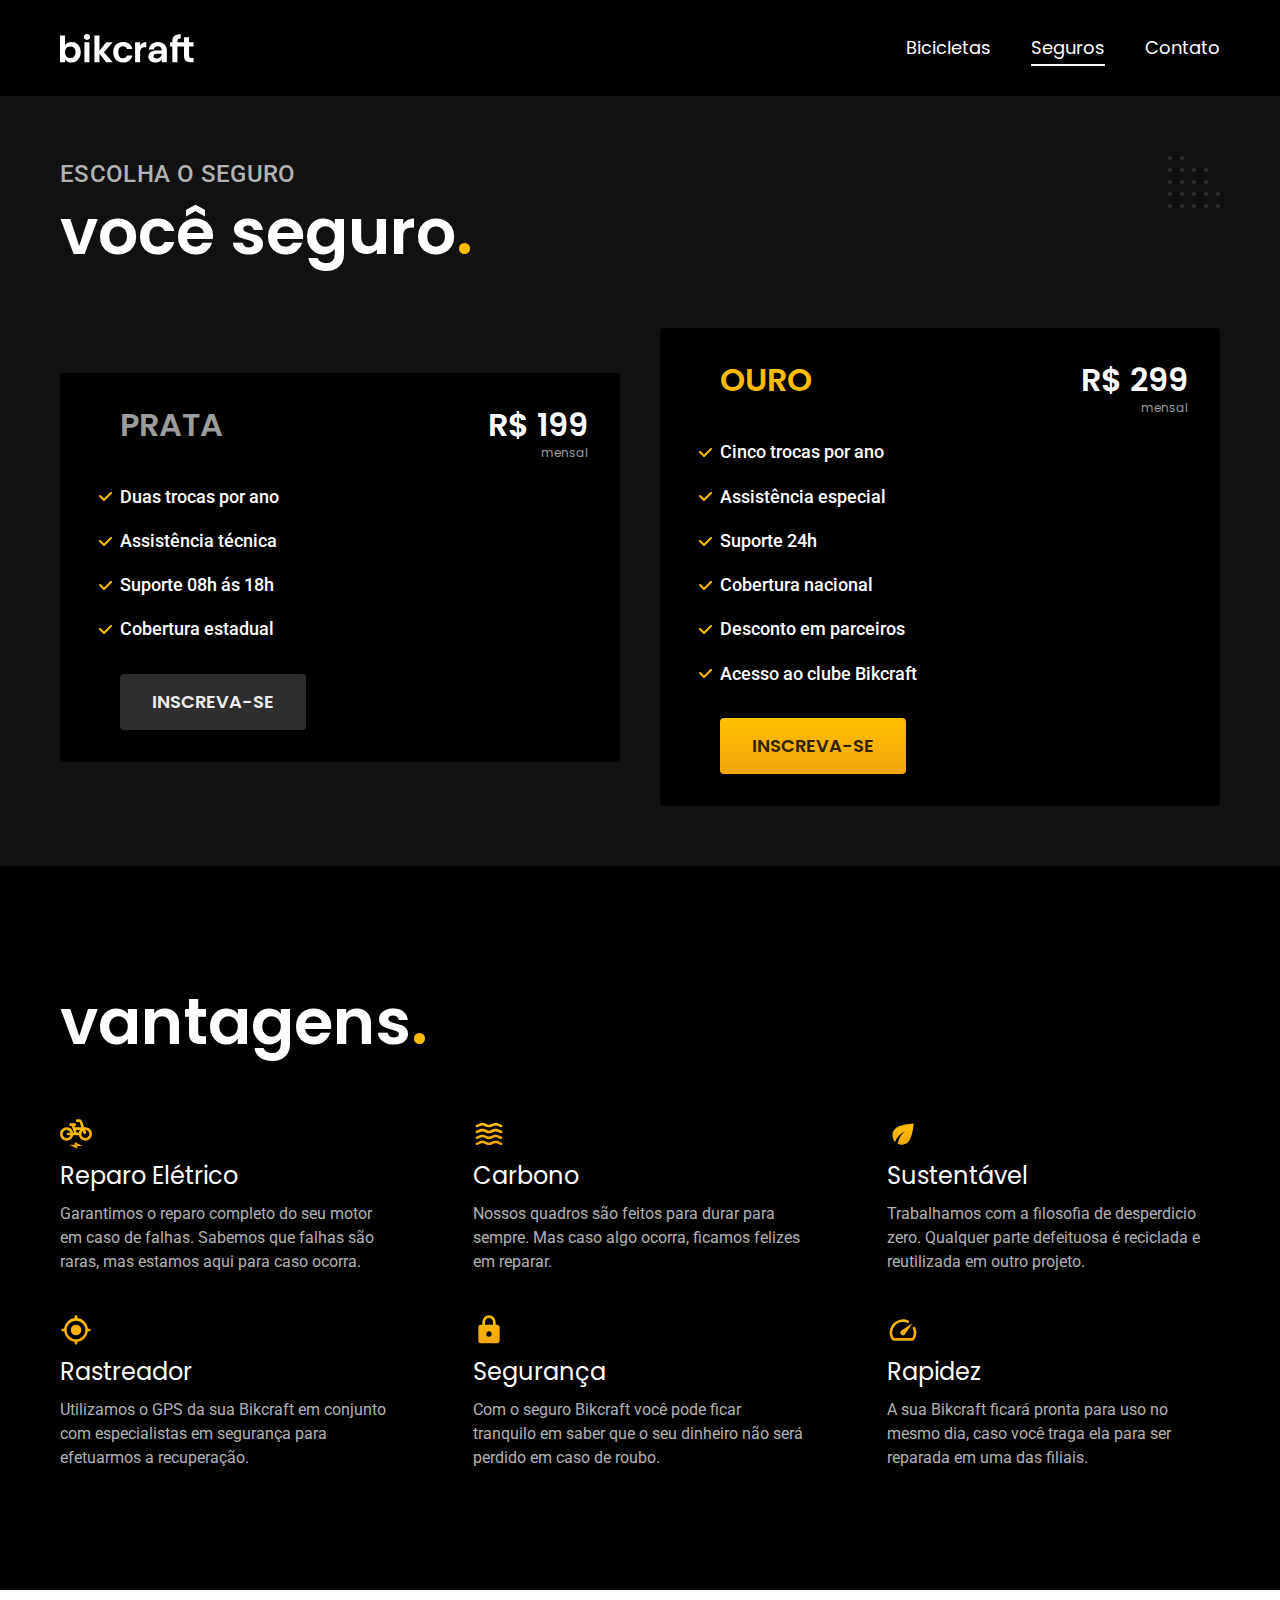
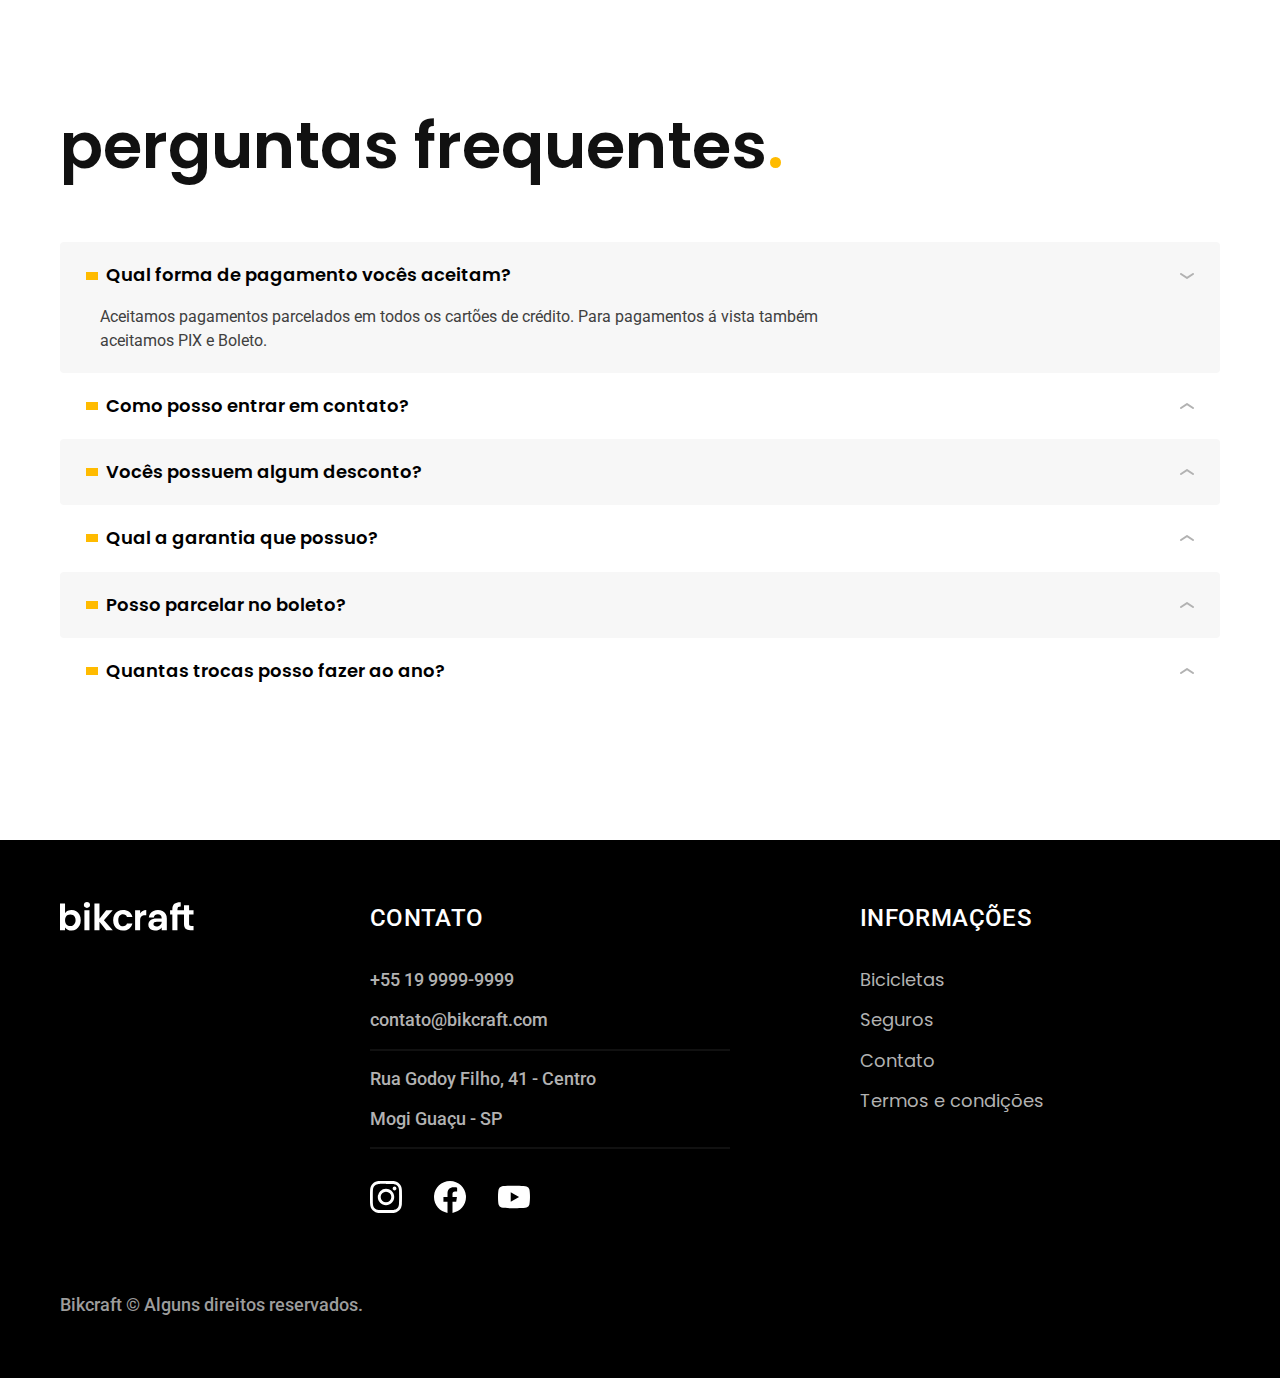
<file: seguros.html>
<!DOCTYPE html>
<html lang="pt-br">
    <head>
        <meta charset="UTF-8">
        <meta name="viewport" content="width=device-width, initial-scale=1.0">
        <TItle>Seguros | Bikcraft</TItle>
        <meta name="description" content="Termos e condições."> 
         <link rel="icon" href="./icons8-bike-ios-17-glyph-32.png" type="image/png+xml">
        <link rel="preload" href="./css/style.min.css" as="style">
        <link rel="stylesheet" href="./css/style.min.css">
        

        <link rel="preconnect" href="https://fonts.googleapis.com">
        <link rel="preconnect" href="https://fonts.gstatic.com" crossorigin>
        <link href="https://fonts.googleapis.com/css2?family=Merriweather:ital,wght@0,300;1,900&family=Poppins:wght@100;400;600&family=Roboto:wght@100;400;500&display=swap" rel="stylesheet">

        <link rel="preconnect" href="https://fonts.googleapis.com">
<link rel="preconnect" href="https://fonts.gstatic.com" crossorigin>
<link href="https://fonts.googleapis.com/css2?family=Poppins:wght@400;600&family=Roboto:wght@100;400;500&display=swap" rel="stylesheet">
     <script>document.documentElement.classList.add('js');</script>
</head>
    <body id="seguros">
     <header class="header-bg">
        <div class="header container">
            <a href="./">
                <img src="./img/bikcraft.svg" alt="Bikcraft" width="136" height="32"></a>
        <NAv aria aria-label="primaria">
            <ul class="header-menu font-1-m cor-0">
                <li><a href="./bicicletas.html">Bicicletas</a></li>
                <li><a href="./seguros.html">Seguros</a></li>
                <li><a href="./contato.html">Contato</a></li>
            </ul>
            </NAv>
        </div>
     </header>

     <main class="seguros-bg">
        <div class="titulo-bg">

            <div class="titulo container">
                <p class="font-2-l-b cor-5">Escolha o seguro</p>
                <h1 class="font-1-xxl cor-0">você seguro<span class="cor-p1">.</span></h1>
            </div>
        </div>
            <div class="seguros container">
          <div class="seguros-item fadeInLeft" data-anime="200">
                    <h3 class="font-1-xl cor-6">PRATA</h3>
                    <span class="font-1-xl cor-0">R$ 199 <span class="font-1-xs cor-6">mensal</span></span>
                    <ul class="font-2-m cor-0">
                        <li>Duas trocas por ano</li>
                        <li>Assistência técnica</li>
                        <li>Suporte 08h ás 18h</li>
                        <li>Cobertura estadual</li>
                        </ul>
                        <a class="botao secundario" href="./orcamento.html?tipo=seguro&
                        produto=prata">Inscreva-se</a>
                       </div>
    
                        <div class="seguros-item fadeInRight" data-anime="400">
                        <h3 class="font-1-xl cor-p1">OURO</h3>
                        <span class="font-1-xl cor-0">R$ 299 <span class="font-1-xs cor-6">mensal</span></span>
                        <ul class="font-2-m cor-0">
                            <li>Cinco trocas por ano</li>
                            <li>Assistência especial</li>
                            <li>Suporte 24h</li>
                            <li>Cobertura nacional</li>
                            <li>Desconto em parceiros</li>
                            <li>Acesso ao clube Bikcraft</li>
                        </ul>
                            <a class="botao" href="./orcamento.html?tipo=seguro&
                            produto=ouro">Inscreva-se</a>
                           </div>
           </div>
           </main>
           <article class="vantagens-bg">
            <div class="vantagens container">
            <h2 class="font-1-xxl cor-0">vantagens<span class="cor-p1">.</span></h2>
            <ul>
                <li><img src="./img/icones/eletrica.svg" alt="" width="32" height="32">
                <h3 class="font-1-l cor-0">Reparo Elétrico</h3>
                <p class="font-2-s cor-5">Garantimos o reparo completo do seu motor em caso de 
                falhas. Sabemos que falhas são raras, mas estamos aqui para
                caso ocorra.</p>
                </li>
                <li><img src="./img/icones/carbono.svg" alt="" width="32" height="32">
                <h3 class="font-1-l cor-0">Carbono</h3>
                <p class="font-2-s cor-5">Nossos quadros são feitos para durar 
                para sempre. Mas caso algo ocorra, ficamos felizes em reparar.</p>
                </li>
                <li><img src="./img/icones/sustentavel.svg" alt="" width="32" height="32">
                <h3 class="font-1-l cor-0">Sustentável</h3>
                <p class="font-2-s cor-5">Trabalhamos com a filosofia de 
                desperdicio zero. Qualquer parte defeituosa é reciclada e 
                reutilizada em outro projeto.</p>
                <li><img src="./img/icones/rastreador.svg" alt="" width="32" height="32">
                <h3 class="font-1-l cor-0">Rastreador</h3>
                <p class="font-2-s cor-5">Utilizamos o GPS da sua Bikcraft em 
                conjunto com especialistas em segurança para efetuarmos a 
                recuperação.</p>
                </li>
                <li><img src="./img/icones/seguro.svg" alt="" width="32" height="32">
                <h3 class="font-1-l cor-0">Segurança</h3>
                <p class="font-2-s cor-5">Com o seguro Bikcraft você pode 
                ficar tranquilo em saber que o seu dinheiro não será perdido
                em caso de roubo.</p>
                </li>
                <li><img src="./img/icones/velocidade.svg" alt="" width="32" height="32">
                <h3 class="font-1-l cor-0">Rapidez</h3>
                <p class="font-2-s cor-5">A sua Bikcraft ficará pronta para 
                uso no mesmo dia, caso você traga ela para ser reparada em uma
                das filiais.</p>
                </li>
                </ul>

            </div>
           </article>

           <article class="perguntas container">
            <h2 class="font-1-xxl">perguntas frequentes<span class="cor-p1">.</span></h2>
            <dl>
                <div>
                <dt><button class="font-1-mb" aria-controls="pergunta1" aria-expanded="true">Qual forma de pagamento vocês aceitam?</button></dt>
                <dd id="pergunta1" class="font-2-s cor-9 ativa">Aceitamos pagamentos parcelados em todos os cartões de
                crédito. Para pagamentos á vista também aceitamos PIX e Boleto.</dd>
                </div>
                <div>
                <dt><button class="font-1-mb" aria-controls="pergunta2" aria-expanded="false">Como posso entrar em contato?</button></dt>
                <dd id="pergunta2" class="font-2-s cor-9">Aceitamos pagamentos parcelados em todos os cartões de
                crédito. Para pagamentos á vista também aceitamos PIX e Boleto.</dd>
                </div>
                <div>
                <dt><button class="font-1-mb" aria-controls="pergunta3" aria-expanded="false">Vocês possuem algum desconto?</button></dt>
                <dd id="pergunta3" class="font-2-s cor-9">Aceitamos pagamentos parcelados em todos os cartões de
                crédito. Para pagamentos á vista também aceitamos PIX e Boleto.</dd>
                </div>
                <div>
                <dt><button class="font-1-mb" aria-controls="pergunta4" aria-expanded="false">Qual a garantia que possuo?</button></dt>
                <dd id="pergunta4" class="font-2-s cor-9">Aceitamos pagamentos parcelados em todos os cartões de
                crédito. Para pagamentos á vista também aceitamos PIX e Boleto.</dd>
                </div>
                <div>
                <dt><button class="font-1-mb" aria-controls="pergunta5" aria-expanded="false">Posso parcelar no boleto?</button></dt>
                <dd id="pergunta5" class="font-2-s cor-9">Aceitamos pagamentos parcelados em todos os cartões de
                crédito. Para pagamentos á vista também aceitamos PIX e Boleto.</dd>
                </div>
                <div>
                <dt><button class="font-1-mb" aria-controls="pergunta6" aria-expanded="false">Quantas trocas posso fazer ao ano?</button></dt>
                <dd id="pergunta6" class="font-2-s cor-9">Aceitamos pagamentos parcelados em todos os cartões de
                crédito. Para pagamentos á vista também aceitamos PIX e Boleto.</dd>
                </div>
            </dl>
           </article>
     
     <footer class="footer-bg">
        <div class="footer container">
            <img src="./img/bikcraft.svg" alt="Bikcraft" width="136" height="32">
            <div class="footer-contato">
                <h3 class="font-2-l-b cor-0">Contato</h3>
                <ul class="font-2-m cor-5">
                    <li><a href="tel:+551999999999">+55 19 9999-9999</a></li>
                    <li><a href="mailto:contato@bikcraft.com">contato@bikcraft.com</a></li>
                    <li>Rua Godoy Filho, 41 - Centro</li>
                    <li>Mogi Guaçu - SP</li>
                </ul>
                <div class="footer-redes">
                    <a href="./">
                    <img src="img/redes/instagram.svg" alt="Instagram" width="32" height="32">
                </a>
                    <a href="./">
                    <img src="img/redes/facebook.svg" alt="Facebook" width="32" height="32">
                </a>
                    <a href="./">
                    <img src="img/redes/youtube.svg" alt="Youtube" width="32" height="32">
                </a>

                </div>
            </div>
            <div class="footer-informacoes">
            <h3 class="font-2-l-b cor-0">Informações</h3>
            <nav>
                <ul class="font-1-m cor-5">
                    <li><a href="./bicicletas.html">Bicicletas</a></li>
                    <li><a href="./seguros.html">Seguros</a></li>
                    <li><a href="./contato.html">Contato</a></li>
                    <li><a href="./termos.html">Termos e condições</a></li>
                </ul>
            </nav>
        </div>
       
        <p class="footer-copy font-2-m cor-6">Bikcraft © Alguns direitos reservados.</p>

        </div>

       </footer>
       <script src="./js/plugins/simple-anime.js"></script>
        <script src="./js/script.js"></script>
       </body>
       </html>
</file>
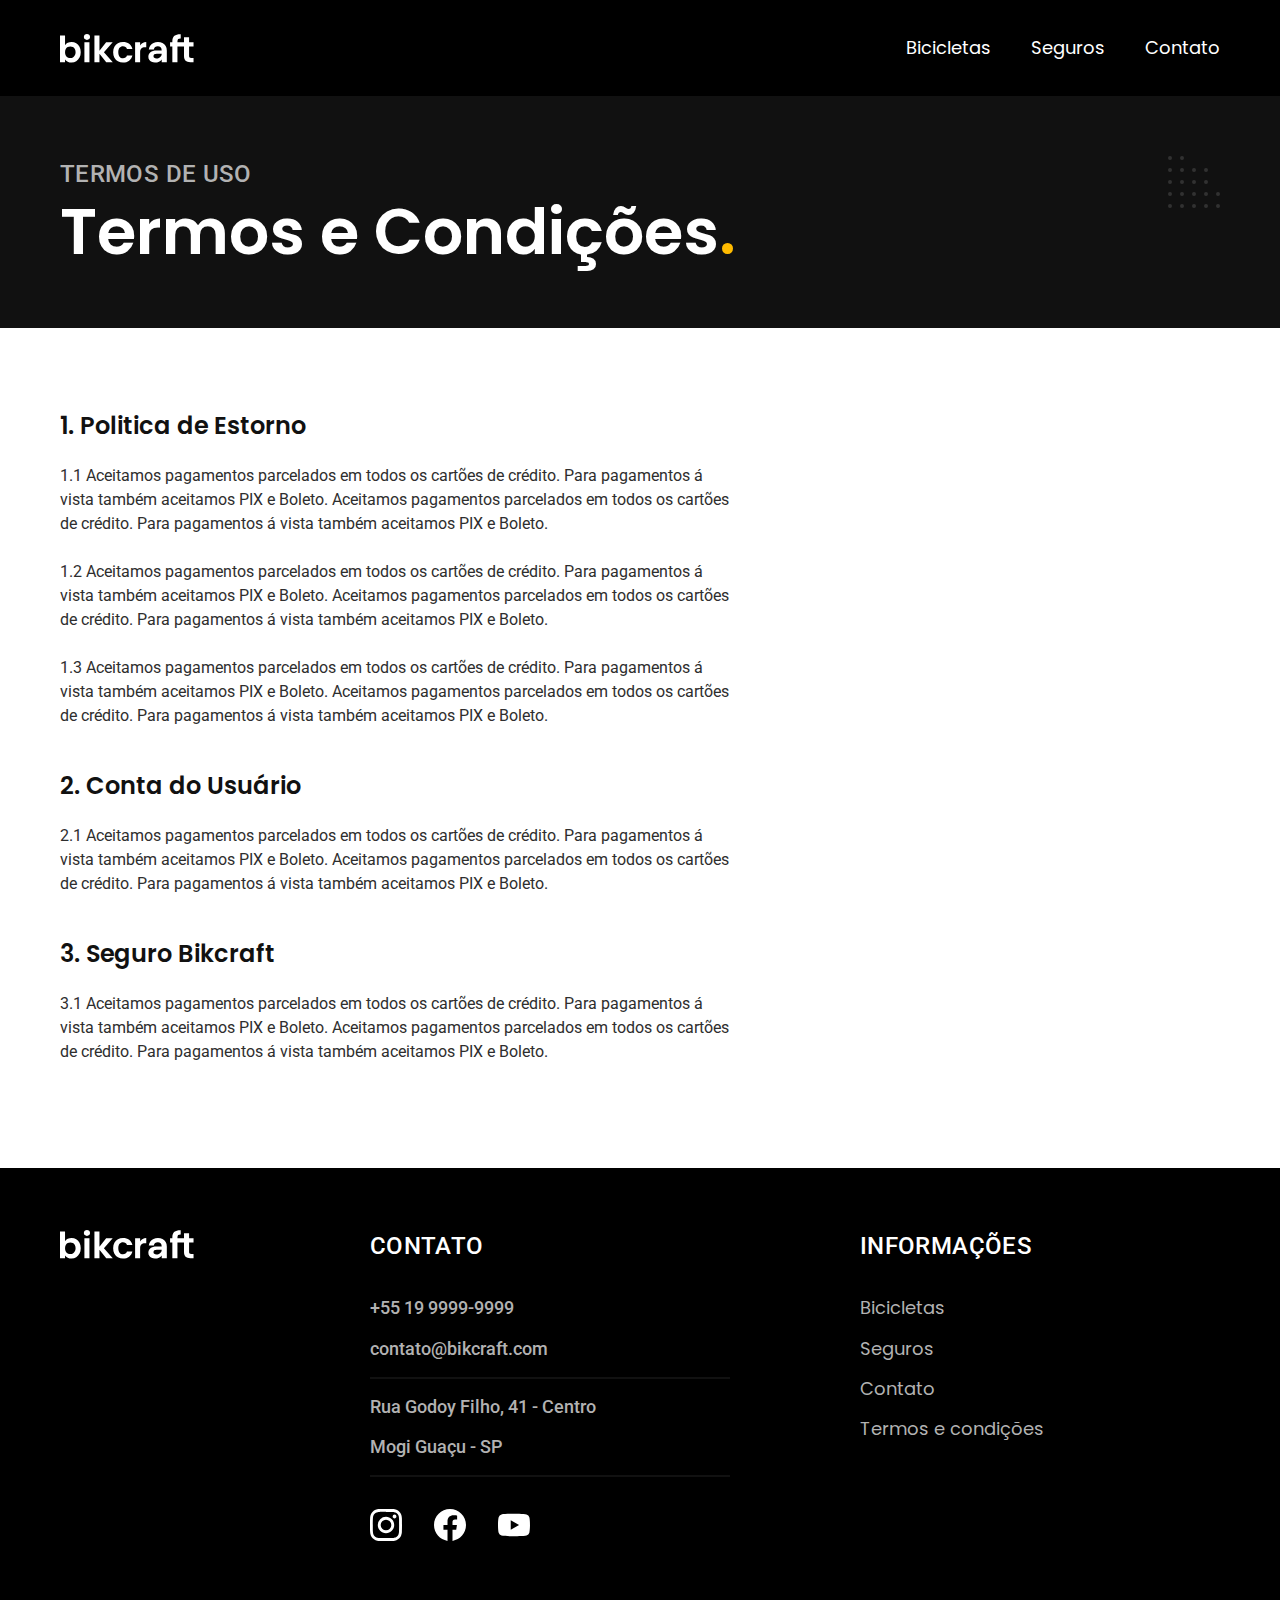
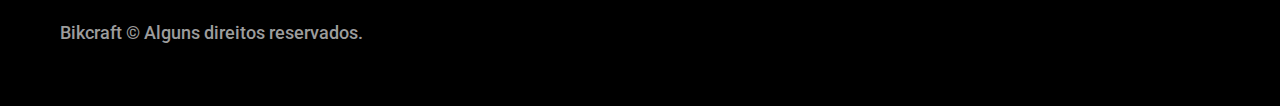
<file: termos.html>
<!DOCTYPE html>
<html lang="pt-br">
    <head>
        <meta charset="UTF-8">
        <meta name="viewport" content="width=device-width, initial-scale=1.0">
        <TItle>Termos e Condições | Bikcraft</TItle>
        <meta name="description" content="Termos e condições."> 
         <link rel="icon" href="./icons8-bike-ios-17-glyph-32.png" type="image/png+xml">
        <link rel="preload" href="./css/style.min.css" as="style">
        <link rel="stylesheet" href="./css/style.min.css">
        

        <link rel="preconnect" href="https://fonts.googleapis.com">
        <link rel="preconnect" href="https://fonts.gstatic.com" crossorigin>
        <link href="https://fonts.googleapis.com/css2?family=Merriweather:ital,wght@0,300;1,900&family=Poppins:wght@100;400;600&family=Roboto:wght@100;400;500&display=swap" rel="stylesheet">

        <link rel="preconnect" href="https://fonts.googleapis.com">
<link rel="preconnect" href="https://fonts.gstatic.com" crossorigin>
<link href="https://fonts.googleapis.com/css2?family=Poppins:wght@400;600&family=Roboto:wght@100;400;500&display=swap" rel="stylesheet">
     <script>document.documentElement.classList.add('js');</script>
</head>
    <body id="termos">
     <header class="header-bg">
        <div class="header container">
            <a href="./">
                <img src="./img/bikcraft.svg" alt="Bikcraft" width="136" height="32"></a>
        <NAv aria aria-label="primaria">
            <ul class="header-menu font-1-m cor-0">
                <li><a href="./bicicletas.html">Bicicletas</a></li>
                <li><a href="./seguros.html">Seguros</a></li>
                <li><a href="./contato.html">Contato</a></li>
            </ul>
            </NAv>
        </div>
     </header>

     <main>
        <div class="titulo-bg">
            <div class="titulo container">
                <p class="font-2-l-b cor-5">Termos de uso</p>
                <h1 class="font-1-xxl cor-0">Termos e Condições<span class="cor-p1">.</span></h1>
            </div>
        </div>
        <div class="termos font-2-s cor-10 container">
            <h2 class="font-1-l cor-11">1. Politica de Estorno</h2>
            <p>1.1 Aceitamos pagamentos parcelados em todos os cartões de 
            crédito. Para pagamentos á vista também aceitamos PIX e Boleto.
            Aceitamos pagamentos parcelados em todos os cartões de crédito.
            Para pagamentos á vista também aceitamos PIX e Boleto.</p>
            <p>1.2 Aceitamos pagamentos parcelados em todos os cartões de 
            crédito. Para pagamentos á vista também aceitamos PIX e Boleto.
            Aceitamos pagamentos parcelados em todos os cartões de crédito.
            Para pagamentos á vista também aceitamos PIX e Boleto.</p>
            <p>1.3 Aceitamos pagamentos parcelados em todos os cartões de 
            crédito. Para pagamentos á vista também aceitamos PIX e Boleto.
            Aceitamos pagamentos parcelados em todos os cartões de crédito.
            Para pagamentos á vista também aceitamos PIX e Boleto.</p>
            <h2 class="font-1-l cor-11">2. Conta do Usuário</h2>
            <p>2.1 Aceitamos pagamentos parcelados em todos os cartões de 
                crédito. Para pagamentos á vista também aceitamos PIX e Boleto.
                Aceitamos pagamentos parcelados em todos os cartões de crédito.
                Para pagamentos á vista também aceitamos PIX e Boleto.</p>
            <h2 class="font-1-l cor-11">3. Seguro Bikcraft</h2>
            <p>3.1 Aceitamos pagamentos parcelados em todos os cartões de 
                crédito. Para pagamentos á vista também aceitamos PIX e Boleto.
                Aceitamos pagamentos parcelados em todos os cartões de crédito.
                Para pagamentos á vista também aceitamos PIX e Boleto.</p>
            
        </div>

     </main>
     
     <footer class="footer-bg">
        <div class="footer container">
            <img src="./img/bikcraft.svg" alt="Bikcraft" width="136" height="32">
            <div class="footer-contato">
                <h3 class="font-2-l-b cor-0">Contato</h3>
                <ul class="font-2-m cor-5">
                    <li><a href="tel:+551999999999">+55 19 9999-9999</a></li>
                    <li><a href="mailto:contato@bikcraft.com">contato@bikcraft.com</a></li>
                    <li>Rua Godoy Filho, 41 - Centro</li>
                    <li>Mogi Guaçu - SP</li>
                </ul>
                <div class="footer-redes">
                    <a href="./">
                    <img src="img/redes/instagram.svg" alt="Instagram" width="32" height="32">
                </a>
                    <a href="./">
                    <img src="img/redes/facebook.svg" alt="Facebook" width="32" height="32">
                </a>
                    <a href="./">
                    <img src="img/redes/youtube.svg" alt="Youtube" width="32" height="32">
                </a>

                </div>
            </div>
            <div class="footer-informacoes">
            <h3 class="font-2-l-b cor-0">Informações</h3>
            <nav>
                <ul class="font-1-m cor-5">
                    <li><a href="./bicicletas.html">Bicicletas</a></li>
                    <li><a href="./seguros.html">Seguros</a></li>
                    <li><a href="./contato.html">Contato</a></li>
                    <li><a href="./termos.html">Termos e condições</a></li>
                </ul>
            </nav>
        </div>
       
        <p class="footer-copy font-2-m cor-6">Bikcraft © Alguns direitos reservados.</p>

        </div>

       </footer>
        <script src="./js/script.js"></script>
       </body>
       </html>
</file>
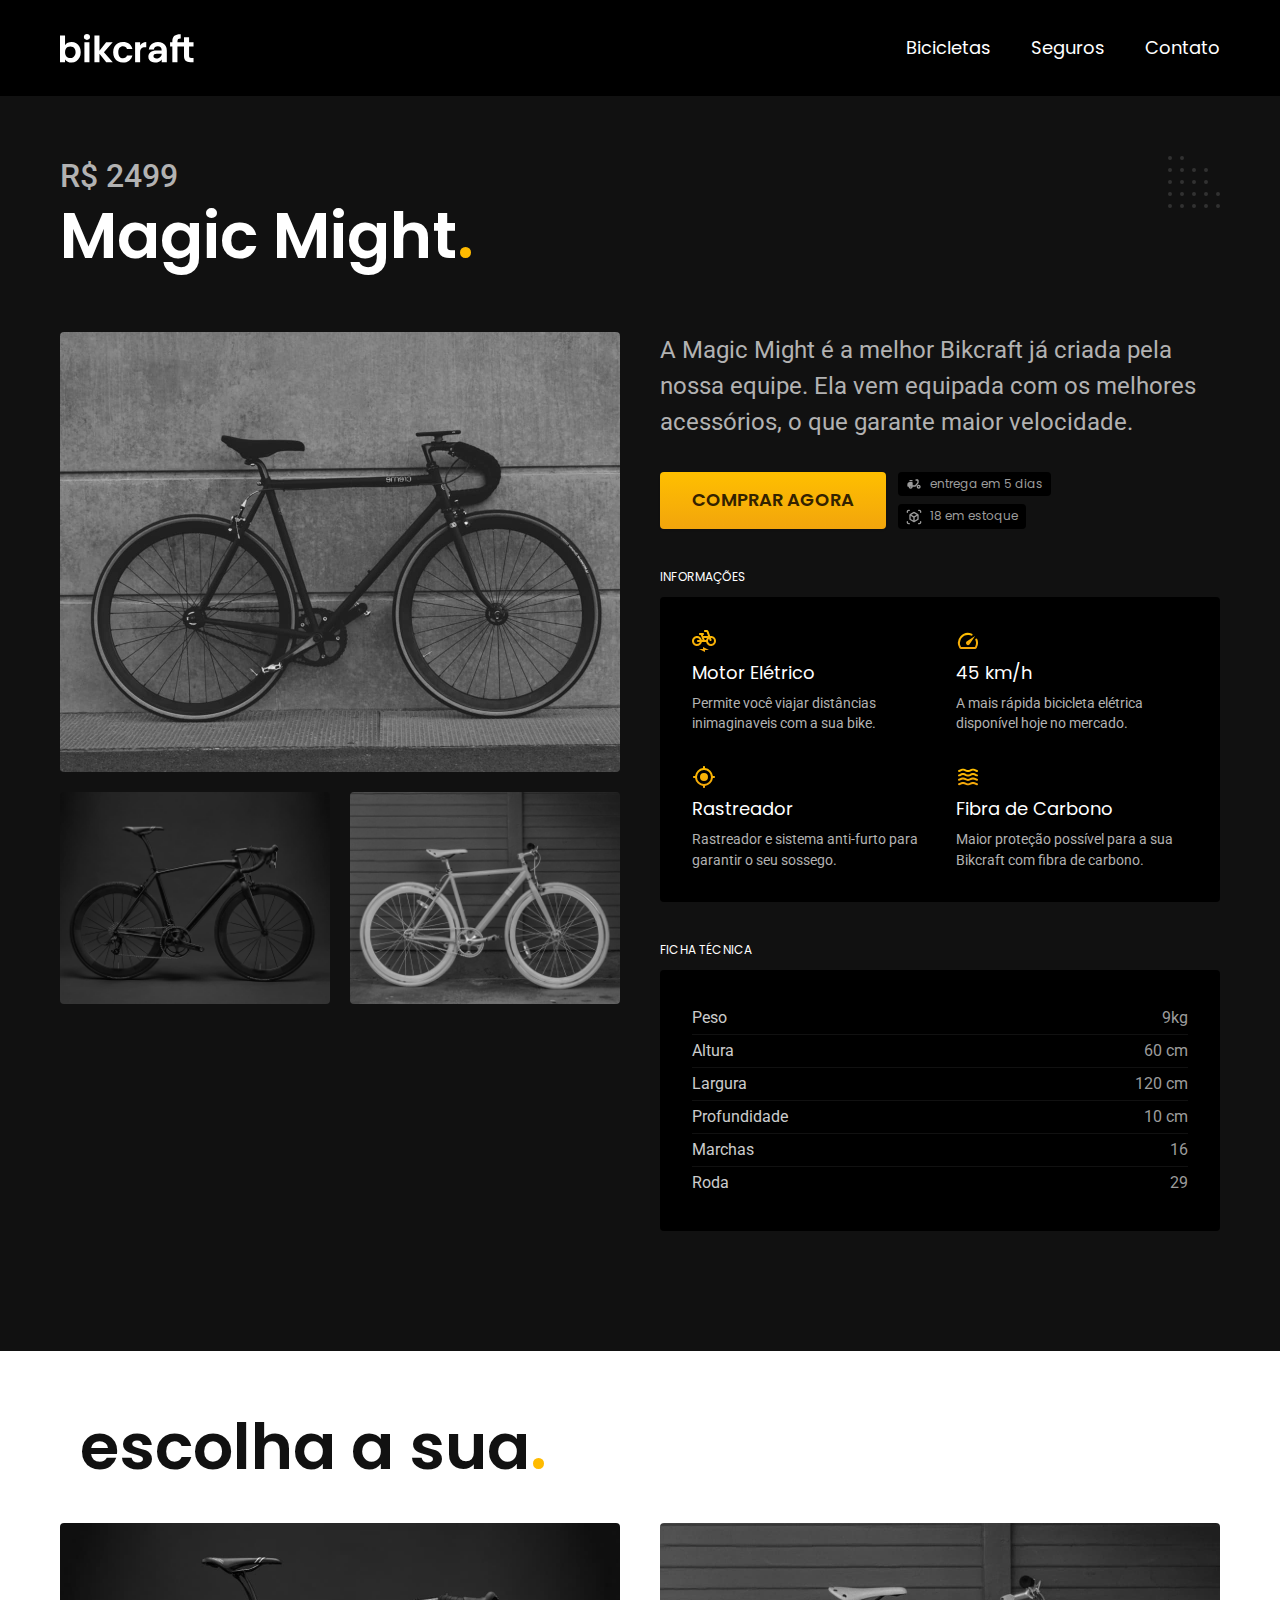
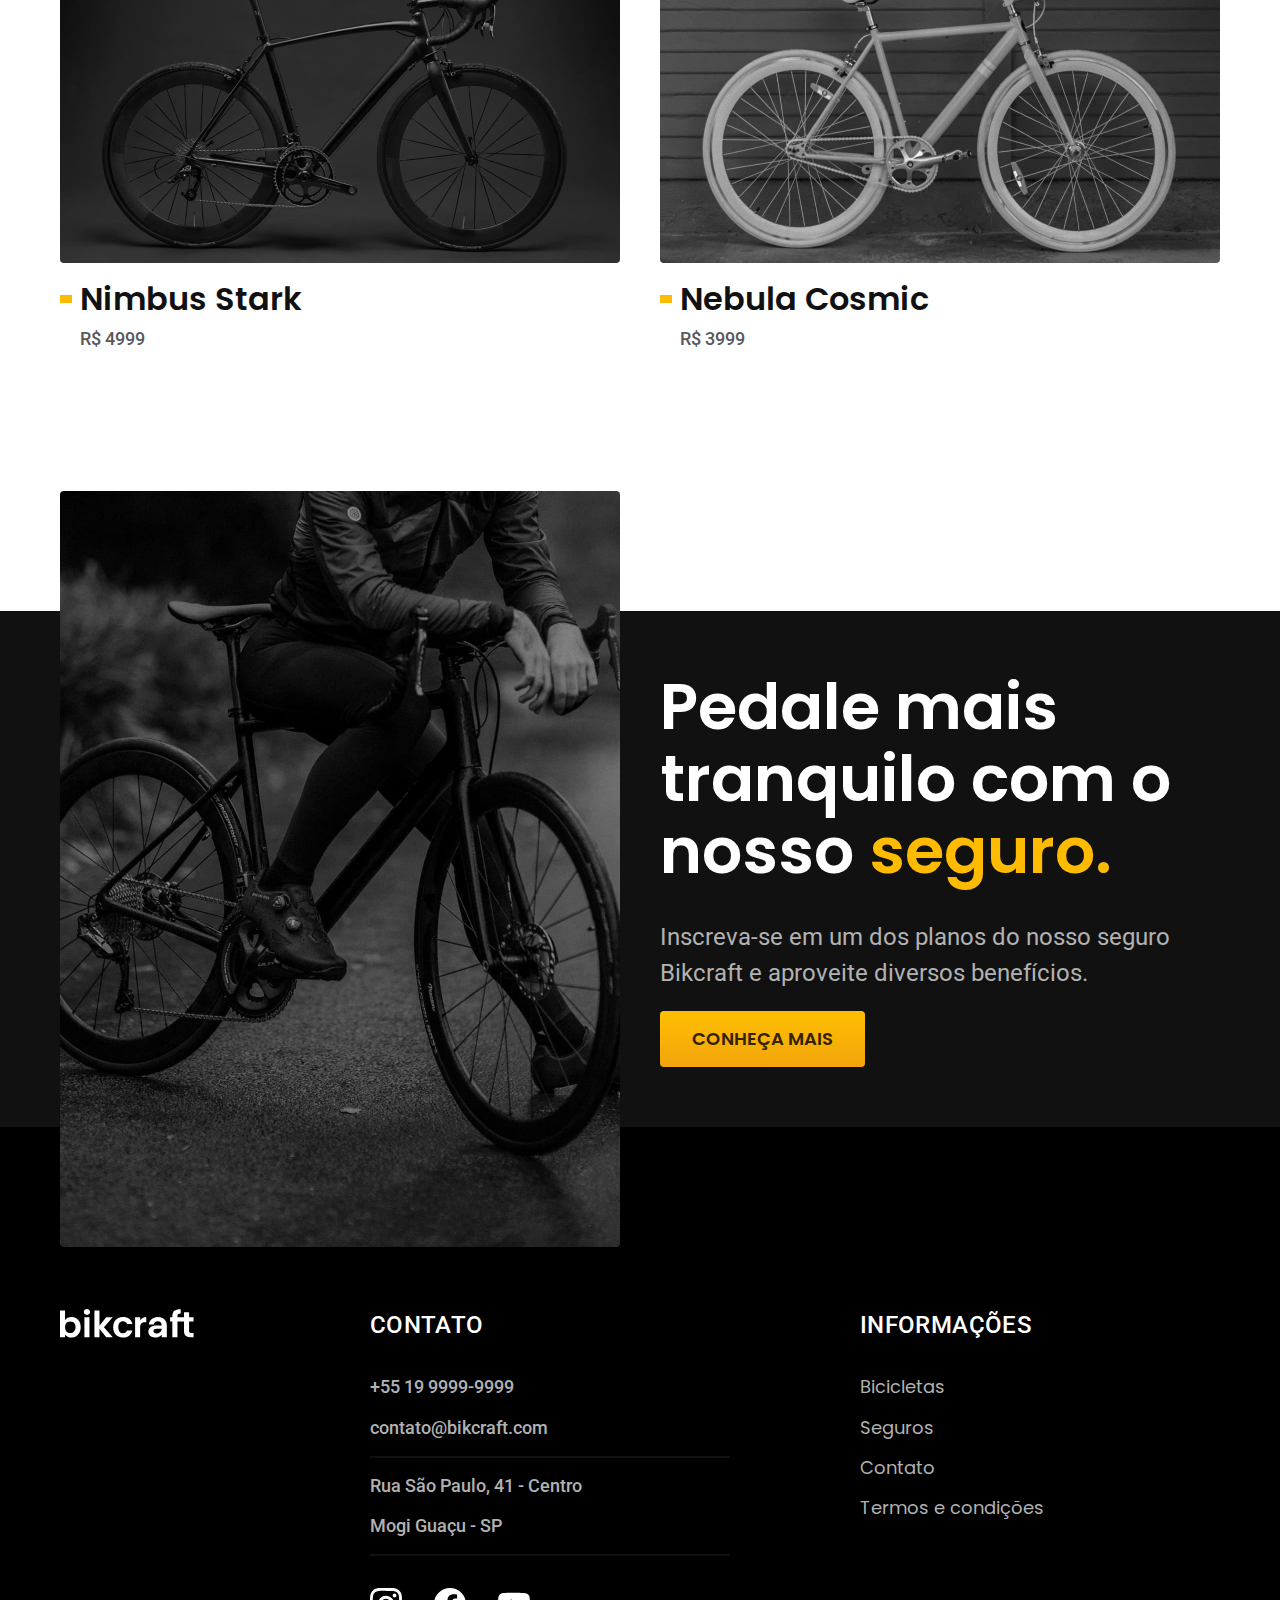
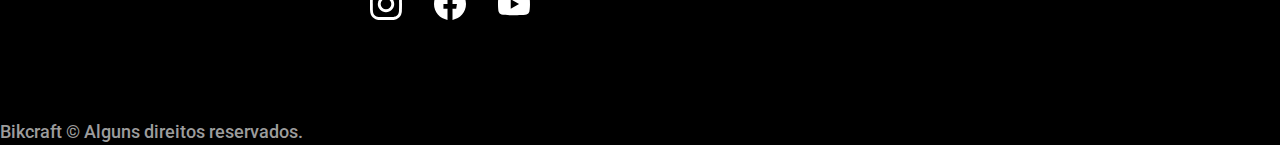
<file: bicicletas/magic.html>
<!DOCTYPE html>
<html lang="pt-br">
    <head>
        <meta charset="UTF-8">
        <meta name="viewport" content="width=device-width, initial-scale=1.0">
        <TItle>Magic | Bikcraft</TItle>

        <link rel="icon" href="../icons8-bike-ios-17-glyph-32.png" type="image/png+xml">
        <meta name="description" content="Magic."> 
        <link rel="stylesheet" href="../css/style.min.css">

        <link rel="preconnect" href="https://fonts.googleapis.com">
        <link rel="preconnect" href="https://fonts.gstatic.com" crossorigin>
        <link href="https://fonts.googleapis.com/css2?family=Merriweather:ital,wght@0,300;1,900&family=Poppins:wght@100;400;600&family=Roboto:wght@100;400;500&display=swap" rel="stylesheet">

        <link rel="preconnect" href="https://fonts.googleapis.com">
<link rel="preconnect" href="https://fonts.gstatic.com" crossorigin>
<link href="https://fonts.googleapis.com/css2?family=Poppins:wght@400;600&family=Roboto:wght@100;400;500&display=swap" rel="stylesheet">
     <script>document.documentElement.classList.add('js');</script>
</head>
    <body id="bicicleta">
     <header class="header-bg">
        <div class="header container">
            <a href="../">
                <img src="../img/bikcraft.svg" alt="Bikcraft"></a>
        <NAv aria aria-label="primaria">
            <ul class="header-menu font-1-m cor-0">
                <li><a href="../bicicletas.html">Bicicletas</a></li>
                <li><a href="../seguros.html">Seguros</a></li>
                <li><a href="../Contato.html">Contato</a></li>
            </ul>
            </NAv>
        </div>
     </header>

     <main class="titulo-bg">
        <div>
            <div class="titulo container">
                <p class="font-2-xl cor-5">R$ 2499</p>
                <h1 class="font-1-xxl cor-0">Magic Might<span class="cor-p1">.</span></h1>
            </div>
            </div>
            
            <div class="bicicleta container">
                <div class="bicicleta-imagens">
                    <img src="../img/bicicleta/nimbus2.jpg" alt="Bicicleta 2">
                <img src="../img/bicicleta/nimbus1.jpg" alt="Bicicleta 1">
                <img src="../img/bicicleta/nimbus3.jpg" alt="Bicicleta 3">
               </div>
             <div class="bicicleta-conteudo">
              <p class="font-2-l cor-5">A Magic Might é a melhor Bikcraft já criada pela 
                nossa equipe. Ela vem equipada com os melhores acessórios, o que 
                garante maior velocidade.</p> 
                <div class="bicicleta-comprar">
                    <a class="botao" href="../orcamento.html?tipo=bikcraft&
                    produto=magic">Comprar Agora</a>
                    <span class="font-1-xs cor-6"><img src="../img/icones/entrega.svg" alt="">entrega em 5 dias</span>
                    <span class="font-1-xs cor-6"><img src="../img/icones/estoque.svg" alt="">18 em estoque</span>
                </div> 
                <h2 class="font-1-xs cor-0">Informações</h2>
                <ul class="bicicleta-informacoes">
                <li>
                    <img src="../img/icones/eletrica.svg" alt="">
                    <h3 class="font-1-m cor-0">Motor Elétrico</h3>
                    <p class="font-2-xs cor-5">Permite você viajar distâncias inimaginaveis com a 
                    sua bike.</p>
                </li>
                <li>
                    <img src="../img/icones/velocidade.svg" alt="">
                    <h3 class="font-1-m cor-0">45 km/h</h3>
                    <p class="font-2-xs cor-5">A mais rápida bicicleta elétrica 
                    disponível hoje no mercado.</p>
                </li>
                <li>
                    <img src="../img/icones/rastreador.svg" alt="">
                    <h3 class="font-1-m cor-0">Rastreador</h3>
                    <p class="font-2-xs cor-5">Rastreador e sistema anti-furto para 
                    garantir o seu sossego.</p>
                </li>
                <li>
                    <img src="../img/icones/carbono.svg" alt="">
                    <h3 class="font-1-m cor-0">Fibra de Carbono</h3>
                    <p class="font-2-xs cor-5">Maior proteção possível para a sua 
                     Bikcraft com fibra de carbono.</p>
                </li>
                </ul>
                <h2 class="font-1-xs cor-0">Ficha Técnica</h2>
                <ul class="bicicleta-ficha font-2-s cor-4">
                    <li>Peso <span>9kg</span></li>
                    <li>Altura <span>60 cm</span></li>
                    <li>Largura <span>120 cm</span></li>
                    <li>Profundidade <span>10 cm</span></li>
                    <li>Marchas <span>16</span></li>
                    <li>Roda <span>29</span></li>
                </ul>
             
             </div>
     </main>

     <article class="bicicletas-lista container">
        <h2 class="container font-1-xxl">escolha a sua<span class="cor-p1">.</span></h2>
        <ul>
         <li>
             <a href="./nimbus.html">
             <img src="../img/bicicletas/nimbus.jpg" alt="Bicicleta preta">
             <h3 class="font-1-xl">Nimbus Stark</h3>
             <span class="font-2-m cor-8">R$ 4999</span>
             </a>
         </li>
        
         <li>
             <a href="./nebula.html">
             <img src="../img/bicicletas/nebula.jpg" alt="Bicicleta preta">
             <h3 class="font-1-xl">Nebula Cosmic</h3>
             <span class="font-2-m cor-8">R$ 3999</span>
             </a>
         </li>
        </ul>
        </article>

        <article class="seguro-bg">
            <div class="seguro container">
                <div class="seguro-imagem">
                    <img src="../img/fotos/seguros.jpg" alt="Pessoa parada em cima de uma bicicleta preta">
                </div>
                <div class="seguro-conteudo">
                    <h2 class="font-1-xxl cor-0">Pedale mais tranquilo com o nosso
                    <span class="cor-p1">seguro.</span></h2>
                    <p class="font-2-l cor-5">Inscreva-se em um dos planos do nosso seguro Bikcraft e 
                    aproveite diversos benefícios.</p>
                    <a  class="botao" href="../seguros.html">Conheça Mais</a>
                </div>
            </div>

        </article>
     
      
     <footer class="footer-bg">
        <div class="footer container">
            <img src="../img/bikcraft.svg" alt="Bikcraft">
            <div class="footer-contato">
                <h3 class="font-2-l-b cor-0">Contato</h3>
                <ul class="font-2-m cor-5">
                    <li><a href="tel:+551999999999">+55 19 9999-9999</a></li>
                    <li><a href="mailto:contato@bikcraft.com">contato@bikcraft.com</a></li>
                    <li>Rua São Paulo, 41 - Centro</li>
                    <li>Mogi Guaçu - SP</li>
                </ul>
                <div class="footer-redes">
                    <a href="../">
                    <img src="../img/redes/instagram.svg" alt="Instagram">
                </a>
                    <a href="../">
                    <img src="../img/redes/facebook.svg" alt="Facebook">
                </a>
                    <a href="../">
                    <img src="../img/redes/youtube.svg" alt="Youtube">
                </a>

                </div>
            </div>
            <div class="footer-informacoes">
            <h3 class="font-2-l-b cor-0">Informações</h3>
            <nav>
                <ul class="font-1-m cor-5">
                    <li><a href="../bicicletas.html">Bicicletas</a></li>
                    <li><a href="../seguros.html">Seguros</a></li>
                    <li><a href="../Contato.html">Contato</a></li>
                    <li><a href="../termos.html">Termos e condições</a></li>
                </ul>
                </div>
            </nav>
        </div>
       
        <p class="footer-copy font-2-m cor-6">Bikcraft © Alguns direitos reservados.</p>

        </div>

       </footer>
        <script src="../js/script.js"></script>
       </body>
       </html>
</file>
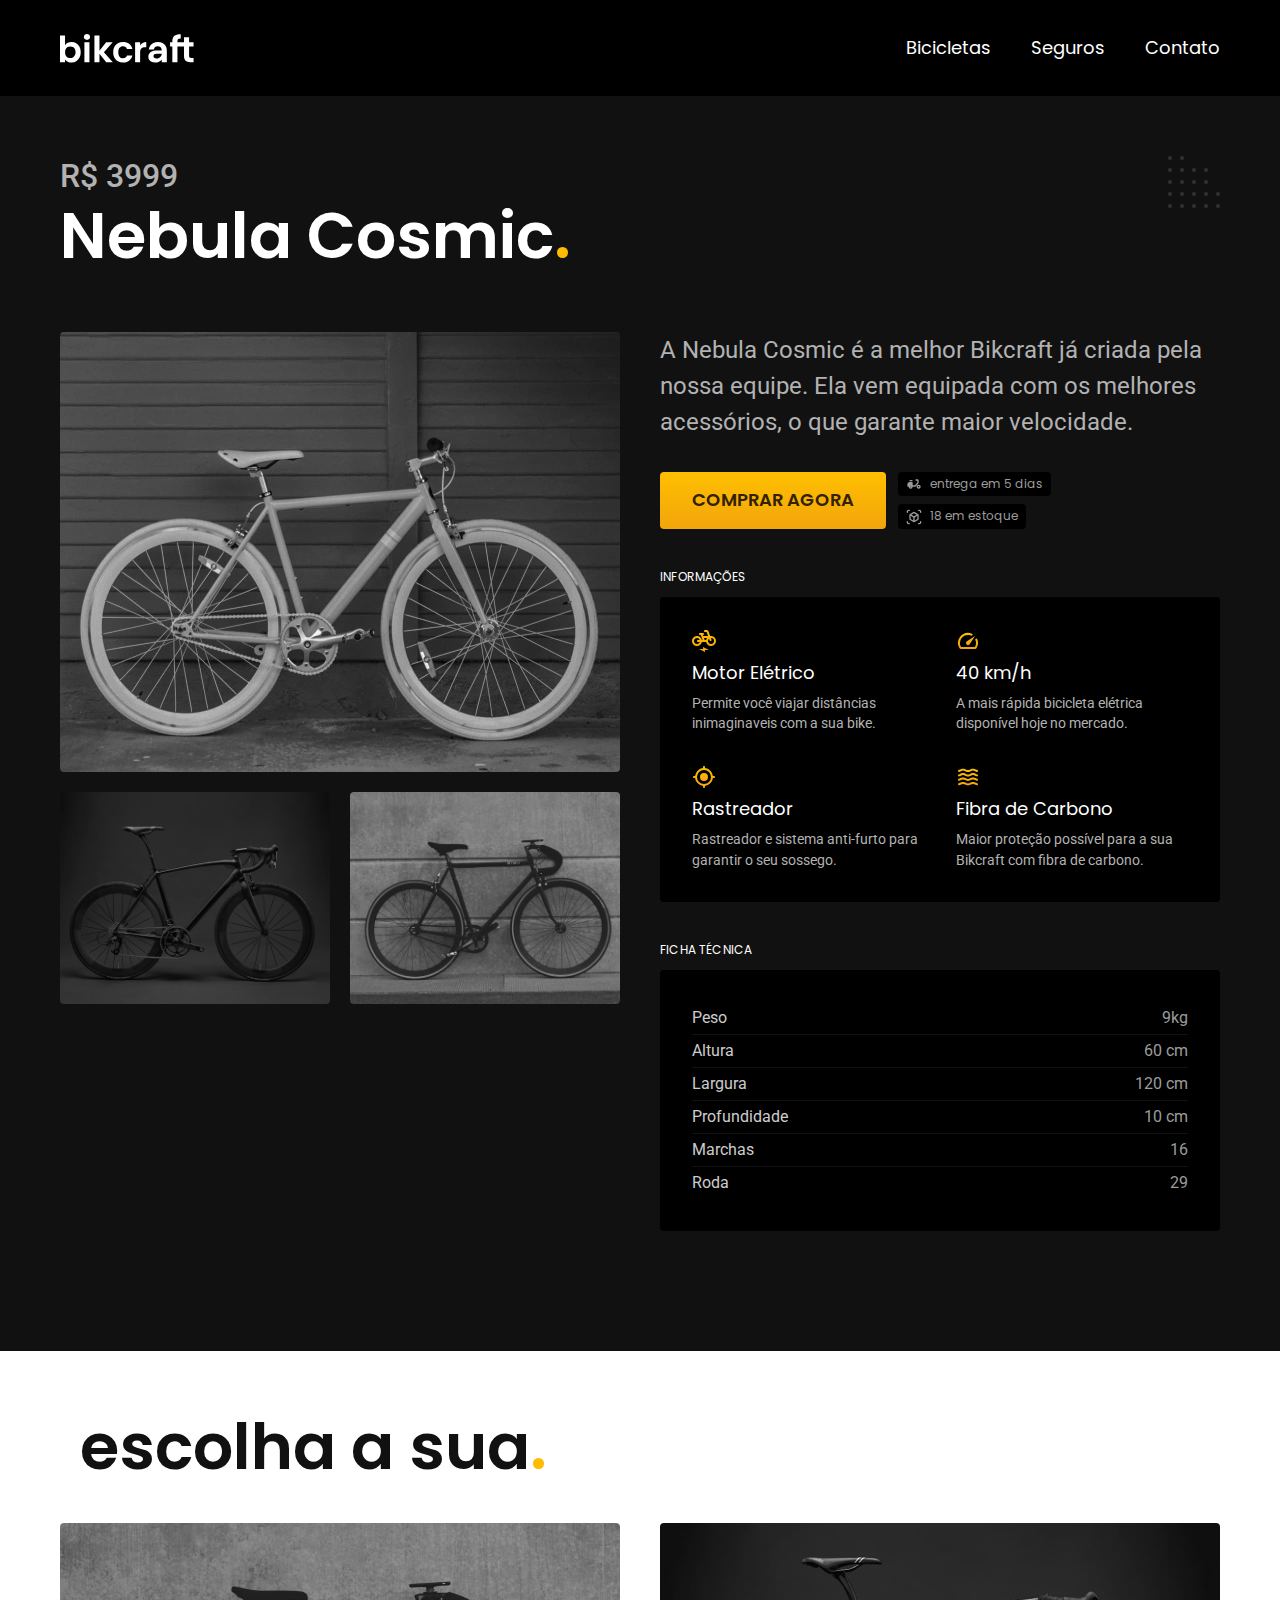
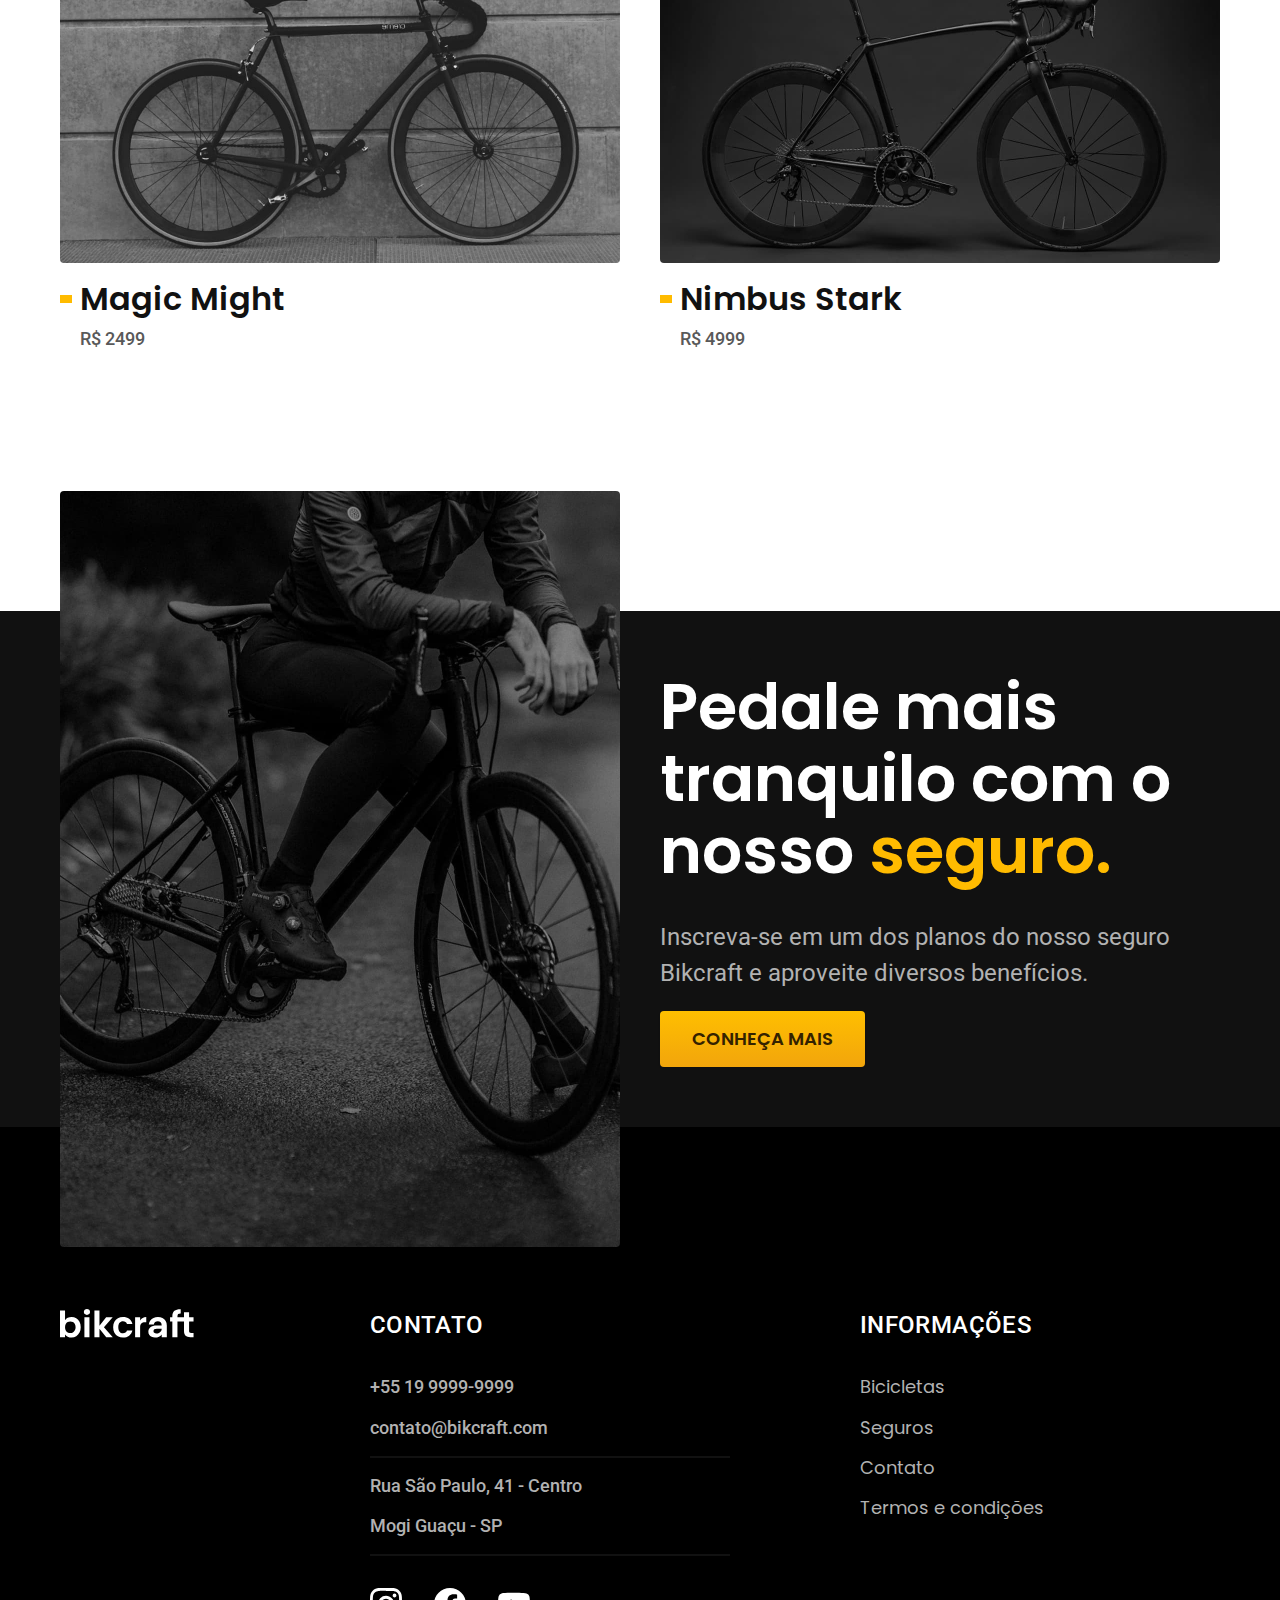
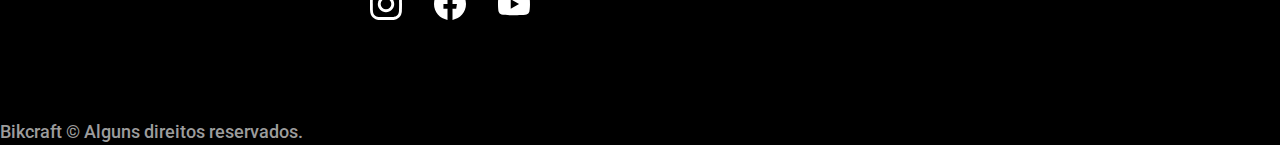
<file: bicicletas/nebula.html>
<!DOCTYPE html>
<html lang="pt-br">
    <head>
        <meta charset="UTF-8">
        <meta name="viewport" content="width=device-width, initial-scale=1.0">
        <TItle>Nebula | Bikcraft</TItle>

        <link rel="icon" href="../icons8-bike-ios-17-glyph-32.png" type="image/png+xml">
        <meta name="description" content="Nebula."> 
        <link rel="stylesheet" href="../css/style.min.css">

        <link rel="preconnect" href="https://fonts.googleapis.com">
        <link rel="preconnect" href="https://fonts.gstatic.com" crossorigin>
        <link href="https://fonts.googleapis.com/css2?family=Merriweather:ital,wght@0,300;1,900&family=Poppins:wght@100;400;600&family=Roboto:wght@100;400;500&display=swap" rel="stylesheet">

        <link rel="preconnect" href="https://fonts.googleapis.com">
<link rel="preconnect" href="https://fonts.gstatic.com" crossorigin>
<link href="https://fonts.googleapis.com/css2?family=Poppins:wght@400;600&family=Roboto:wght@100;400;500&display=swap" rel="stylesheet">
     <script>document.documentElement.classList.add('js');</script>
</head>
    <body id="bicicleta">
     <header class="header-bg">
        <div class="header container">
            <a href="../">
                <img src="../img/bikcraft.svg" alt="Bikcraft"></a>
        <NAv aria aria-label="primaria">
            <ul class="header-menu font-1-m cor-0">
                <li><a href="../bicicletas.html">Bicicletas</a></li>
                <li><a href="../seguros.html">Seguros</a></li>
                <li><a href="../Contato.html">Contato</a></li>
            </ul>
            </NAv>
        </div>
     </header>

     <main class="titulo-bg">
        <div>
            <div class="titulo container">
                <p class="font-2-xl cor-5">R$ 3999</p>
                <h1 class="font-1-xxl cor-0">Nebula Cosmic<span class="cor-p1">.</span></h1>
            </div>
            </div>
            
            <div class="bicicleta container">
                <div class="bicicleta-imagens">
                    <img src="../img/bicicleta/nimbus3.jpg" alt="Bicicleta 3">
                <img src="../img/bicicleta/nimbus1.jpg" alt="Bicicleta 1">
                <img src="../img/bicicleta/nimbus2.jpg" alt="Bicicleta 2">
               </div>
             <div class="bicicleta-conteudo">
              <p class="font-2-l cor-5">A Nebula Cosmic é a melhor Bikcraft já criada pela 
                nossa equipe. Ela vem equipada com os melhores acessórios, o que 
                garante maior velocidade.</p> 
                <div class="bicicleta-comprar">
                    <a class="botao" href="../orcamento.html?tipo=bikcraft&
                    produto=nebula">Comprar Agora</a>
                    <span class="font-1-xs cor-6"><img src="../img/icones/entrega.svg" alt="">entrega em 5 dias</span>
                    <span class="font-1-xs cor-6"><img src="../img/icones/estoque.svg" alt="">18 em estoque</span>
                </div> 
                <h2 class="font-1-xs cor-0">Informações</h2>
                <ul class="bicicleta-informacoes">
                <li>
                    <img src="../img/icones/eletrica.svg" alt="">
                    <h3 class="font-1-m cor-0">Motor Elétrico</h3>
                    <p class="font-2-xs cor-5">Permite você viajar distâncias inimaginaveis com a 
                    sua bike.</p>
                </li>
                <li>
                    <img src="../img/icones/velocidade.svg" alt="">
                    <h3 class="font-1-m cor-0">40 km/h</h3>
                    <p class="font-2-xs cor-5">A mais rápida bicicleta elétrica 
                    disponível hoje no mercado.</p>
                </li>
                <li>
                    <img src="../img/icones/rastreador.svg" alt="">
                    <h3 class="font-1-m cor-0">Rastreador</h3>
                    <p class="font-2-xs cor-5">Rastreador e sistema anti-furto para 
                    garantir o seu sossego.</p>
                </li>
                <li>
                    <img src="../img/icones/carbono.svg" alt="">
                    <h3 class="font-1-m cor-0">Fibra de Carbono</h3>
                    <p class="font-2-xs cor-5">Maior proteção possível para a sua 
                     Bikcraft com fibra de carbono.</p>
                </li>
                </ul>
                <h2 class="font-1-xs cor-0">Ficha Técnica</h2>
                <ul class="bicicleta-ficha font-2-s cor-4">
                    <li>Peso <span>9kg</span></li>
                    <li>Altura <span>60 cm</span></li>
                    <li>Largura <span>120 cm</span></li>
                    <li>Profundidade <span>10 cm</span></li>
                    <li>Marchas <span>16</span></li>
                    <li>Roda <span>29</span></li>
                </ul>
             
             </div>
     </main>

     <article class="bicicletas-lista container">
        <h2 class="container font-1-xxl">escolha a sua<span class="cor-p1">.</span></h2>
        <ul>
         <li>
             <a href="./magic.html">
             <img src="../img/bicicletas/magic.jpg" alt="Bicicleta preta">
             <h3 class="font-1-xl">Magic Might</h3>
             <span class="font-2-m cor-8">R$ 2499</span>
             </a>
         </li>
        
         <li>
             <a href="./nimbus.html">
             <img src="../img/bicicletas/nimbus.jpg" alt="Bicicleta preta">
             <h3 class="font-1-xl">Nimbus Stark</h3>
             <span class="font-2-m cor-8">R$ 4999</span>
             </a>
         </li>
        </ul>
        </article>

        <article class="seguro-bg">
            <div class="seguro container">
                <div class="seguro-imagem">
                    <img src="../img/fotos/seguros.jpg" alt="Pessoa parada em cima de uma bicicleta preta">
                </div>
                <div class="seguro-conteudo">
                    <h2 class="font-1-xxl cor-0">Pedale mais tranquilo com o nosso
                    <span class="cor-p1">seguro.</span></h2>
                    <p class="font-2-l cor-5">Inscreva-se em um dos planos do nosso seguro Bikcraft e 
                    aproveite diversos benefícios.</p>
                    <a  class="botao" href="../seguros.html">Conheça Mais</a>
                </div>
            </div>

        </article>
     
      
     <footer class="footer-bg">
        <div class="footer container">
            <img src="../img/bikcraft.svg" alt="Bikcraft">
            <div class="footer-contato">
                <h3 class="font-2-l-b cor-0">Contato</h3>
                <ul class="font-2-m cor-5">
                    <li><a href="tel:+551999999999">+55 19 9999-9999</a></li>
                    <li><a href="mailto:contato@bikcraft.com">contato@bikcraft.com</a></li>
                    <li>Rua São Paulo, 41 - Centro</li>
                    <li>Mogi Guaçu - SP</li>
                </ul>
                <div class="footer-redes">
                    <a href="../">
                    <img src="../img/redes/instagram.svg" alt="Instagram">
                </a>
                    <a href="../">
                    <img src="../img/redes/facebook.svg" alt="Facebook">
                </a>
                    <a href="../">
                    <img src="../img/redes/youtube.svg" alt="Youtube">
                </a>

                </div>
            </div>
            <div class="footer-informacoes">
            <h3 class="font-2-l-b cor-0">Informações</h3>
            <nav>
                <ul class="font-1-m cor-5">
                    <li><a href="../bicicletas.html">Bicicletas</a></li>
                    <li><a href="../seguros.html">Seguros</a></li>
                    <li><a href="../Contato.html">Contato</a></li>
                    <li><a href="../termos.html">Termos e condições</a></li>
                </ul>
                </div>
            </nav>
        </div>
       
        <p class="footer-copy font-2-m cor-6">Bikcraft © Alguns direitos reservados.</p>

        </div>

       </footer>
        <script src="../js/script.js"></script>
       </body>
       </html>
</file>
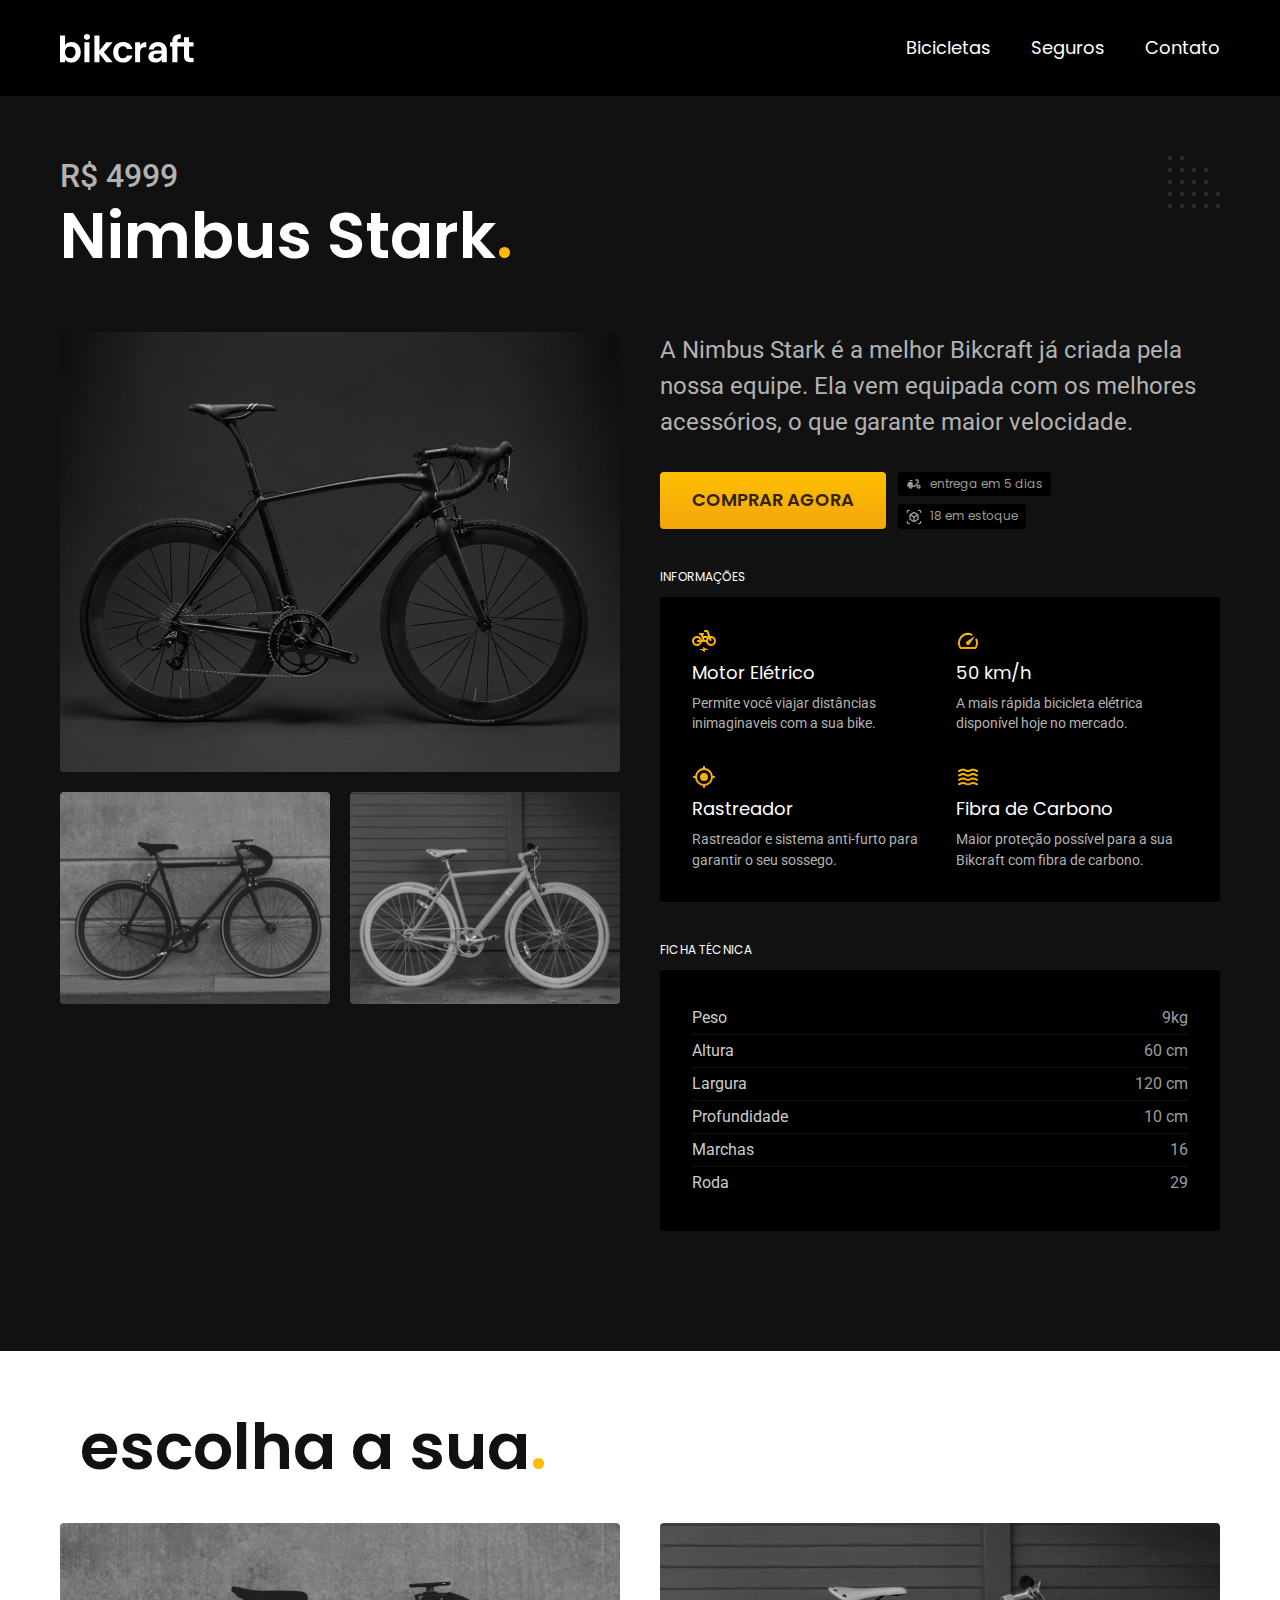
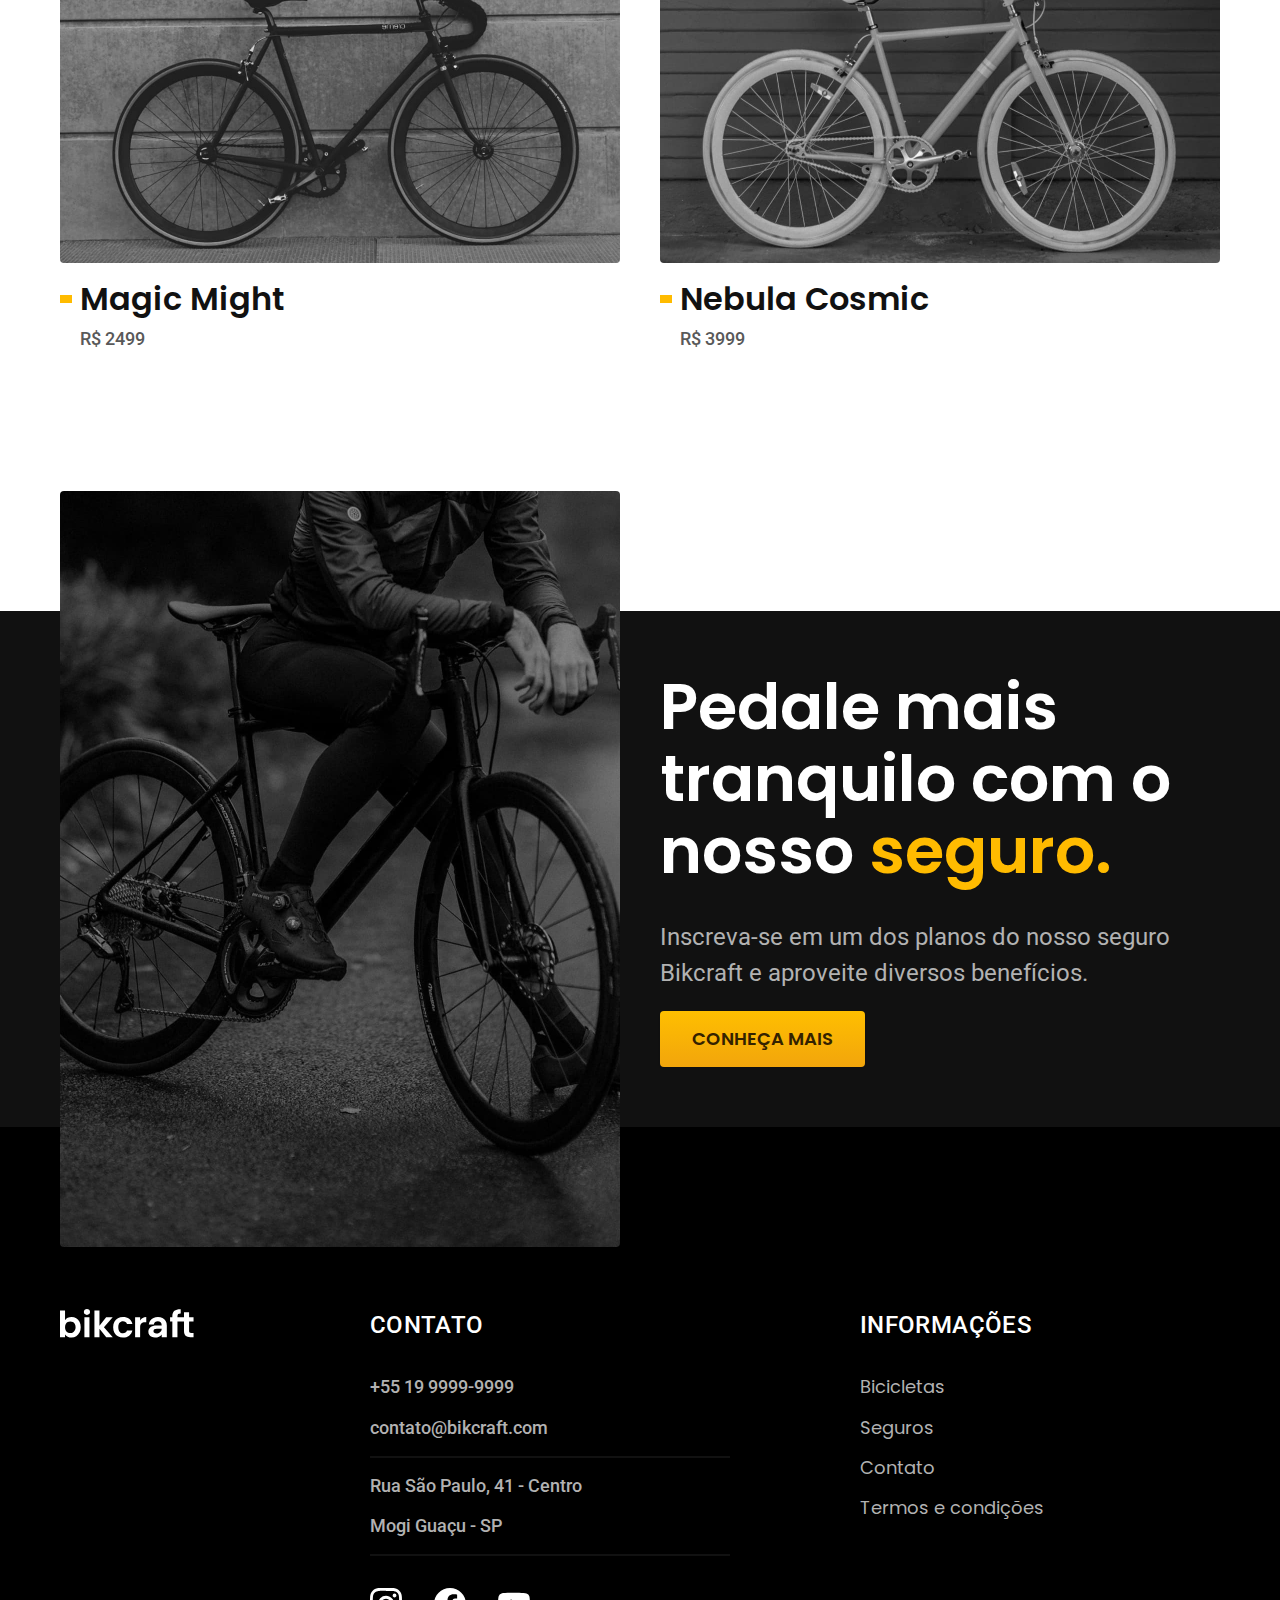
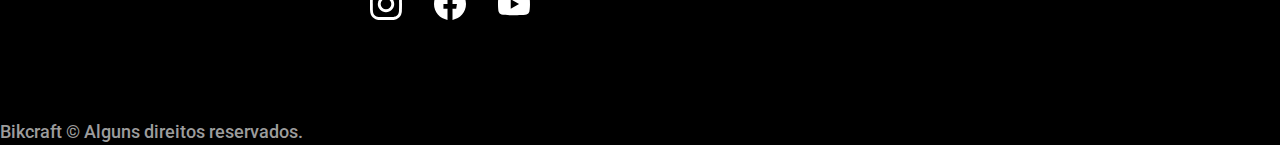
<file: bicicletas/nimbus.html>
<!DOCTYPE html>
<html lang="pt-br">
    <head>
        <meta charset="UTF-8">
        <meta name="viewport" content="width=device-width, initial-scale=1.0">
        <TItle>Nimbus | Bikcraft</TItle>

        <link rel="icon" href="../icons8-bike-ios-17-glyph-32.png" type="image/png+xml">
        <meta name="description" content="Nimbus."> 
        <link rel="stylesheet" href="../css/style.min.css">

        <link rel="preconnect" href="https://fonts.googleapis.com">
        <link rel="preconnect" href="https://fonts.gstatic.com" crossorigin>
        <link href="https://fonts.googleapis.com/css2?family=Merriweather:ital,wght@0,300;1,900&family=Poppins:wght@100;400;600&family=Roboto:wght@100;400;500&display=swap" rel="stylesheet">

        <link rel="preconnect" href="https://fonts.googleapis.com">
<link rel="preconnect" href="https://fonts.gstatic.com" crossorigin>
<link href="https://fonts.googleapis.com/css2?family=Poppins:wght@400;600&family=Roboto:wght@100;400;500&display=swap" rel="stylesheet">
     <script>document.documentElement.classList.add('js');</script>
</head>
    <body id="bicicleta">
     <header class="header-bg">
        <div class="header container">
            <a href="../">
                <img src="../img/bikcraft.svg" alt="Bikcraft"></a>
        <NAv aria aria-label="primaria">
            <ul class="header-menu font-1-m cor-0">
                <li><a href="../bicicletas.html">Bicicletas</a></li>
                <li><a href="../seguros.html">Seguros</a></li>
                <li><a href="../Contato.html">Contato</a></li>
            </ul>
            </NAv>
        </div>
     </header>

     <main class="titulo-bg">
        <div>
            <div class="titulo container">
                <p class="font-2-xl cor-5">R$ 4999</p>
                <h1 class="font-1-xxl cor-0">Nimbus Stark<span class="cor-p1">.</span></h1>
            </div>
            </div>
            
            <div class="bicicleta container">
                <div class="bicicleta-imagens">
                <img src="../img/bicicleta/nimbus1.jpg" alt="Bicicleta 1">
                <img src="../img/bicicleta/nimbus2.jpg" alt="Bicicleta 2">
                <img src="../img/bicicleta/nimbus3.jpg" alt="Bicicleta 3">
               </div>
             <div class="bicicleta-conteudo">
              <p class="font-2-l cor-5">A Nimbus Stark é a melhor Bikcraft já criada pela 
                nossa equipe. Ela vem equipada com os melhores acessórios, o que 
                garante maior velocidade.</p> 
                <div class="bicicleta-comprar">
                    <a class="botao" href="../orcamento.html?tipo=bikcraft&
                    produto=nimbus">Comprar Agora</a>
                    <span class="font-1-xs cor-6"><img src="../img/icones/entrega.svg" alt="">entrega em 5 dias</span>
                    <span class="font-1-xs cor-6"><img src="../img/icones/estoque.svg" alt="">18 em estoque</span>
                </div> 
                <h2 class="font-1-xs cor-0">Informações</h2>
                <ul class="bicicleta-informacoes">
                <li>
                    <img src="../img/icones/eletrica.svg" alt="">
                    <h3 class="font-1-m cor-0">Motor Elétrico</h3>
                    <p class="font-2-xs cor-5">Permite você viajar distâncias inimaginaveis com a 
                    sua bike.</p>
                </li>
                <li>
                    <img src="../img/icones/velocidade.svg" alt="">
                    <h3 class="font-1-m cor-0">50 km/h</h3>
                    <p class="font-2-xs cor-5">A mais rápida bicicleta elétrica 
                    disponível hoje no mercado.</p>
                </li>
                <li>
                    <img src="../img/icones/rastreador.svg" alt="">
                    <h3 class="font-1-m cor-0">Rastreador</h3>
                    <p class="font-2-xs cor-5">Rastreador e sistema anti-furto para 
                    garantir o seu sossego.</p>
                </li>
                <li>
                    <img src="../img/icones/carbono.svg" alt="">
                    <h3 class="font-1-m cor-0">Fibra de Carbono</h3>
                    <p class="font-2-xs cor-5">Maior proteção possível para a sua 
                     Bikcraft com fibra de carbono.</p>
                </li>
                </ul>
                <h2 class="font-1-xs cor-0">Ficha Técnica</h2>
                <ul class="bicicleta-ficha font-2-s cor-4">
                    <li>Peso <span>9kg</span></li>
                    <li>Altura <span>60 cm</span></li>
                    <li>Largura <span>120 cm</span></li>
                    <li>Profundidade <span>10 cm</span></li>
                    <li>Marchas <span>16</span></li>
                    <li>Roda <span>29</span></li>
                </ul>
             
             </div>
     </main>

     <article class="bicicletas-lista container">
        <h2 class="container font-1-xxl">escolha a sua<span class="cor-p1">.</span></h2>
        <ul>
         <li>
             <a href="./magic.html">
             <img src="../img/bicicletas/magic.jpg" alt="Bicicleta preta">
             <h3 class="font-1-xl">Magic Might</h3>
             <span class="font-2-m cor-8">R$ 2499</span>
             </a>
         </li>
        
         <li>
             <a href="./nebula.html">
             <img src="../img/bicicletas/nebula.jpg" alt="Bicicleta preta">
             <h3 class="font-1-xl">Nebula Cosmic</h3>
             <span class="font-2-m cor-8">R$ 3999</span>
             </a>
         </li>
        </ul>
        </article>

        <article class="seguro-bg">
            <div class="seguro container">
                <div class="seguro-imagem">
                    <img src="../img/fotos/seguros.jpg" alt="Pessoa parada em cima de uma bicicleta preta">
                </div>
                <div class="seguro-conteudo">
                    <h2 class="font-1-xxl cor-0">Pedale mais tranquilo com o nosso
                    <span class="cor-p1">seguro.</span></h2>
                    <p class="font-2-l cor-5">Inscreva-se em um dos planos do nosso seguro Bikcraft e 
                    aproveite diversos benefícios.</p>
                    <a  class="botao" href="../seguros.html">Conheça Mais</a>
                </div>
            </div>

        </article>
     
      
     <footer class="footer-bg">
        <div class="footer container">
            <img src="../img/bikcraft.svg" alt="Bikcraft">
            <div class="footer-contato">
                <h3 class="font-2-l-b cor-0">Contato</h3>
                <ul class="font-2-m cor-5">
                    <li><a href="tel:+551999999999">+55 19 9999-9999</a></li>
                    <li><a href="mailto:contato@bikcraft.com">contato@bikcraft.com</a></li>
                    <li>Rua São Paulo, 41 - Centro</li>
                    <li>Mogi Guaçu - SP</li>
                </ul>
                <div class="footer-redes">
                    <a href="../">
                    <img src="../img/redes/instagram.svg" alt="Instagram">
                </a>
                    <a href="../">
                    <img src="../img/redes/facebook.svg" alt="Facebook">
                </a>
                    <a href="../">
                    <img src="../img/redes/youtube.svg" alt="Youtube">
                </a>

                </div>
            </div>
            <div class="footer-informacoes">
            <h3 class="font-2-l-b cor-0">Informações</h3>
            <nav>
                <ul class="font-1-m cor-5">
                    <li><a href="../bicicletas.html">Bicicletas</a></li>
                    <li><a href="../seguros.html">Seguros</a></li>
                    <li><a href="../Contato.html">Contato</a></li>
                    <li><a href="../termos.html">Termos e condições</a></li>
                </ul>
                </div>
            </nav>
        </div>
       
        <p class="footer-copy font-2-m cor-6">Bikcraft © Alguns direitos reservados.</p>

        </div>

       </footer>
        <script src="../js/script.js"></script>
       </body>
       </html>
</file>
<file: css/style.min.css>
body{margin:0;font-family:Arial,Helvetica,sans-serif;color:#111}blockquote,dd,h1,h2,h3,h4,p,ul{margin:0}ul{padding:0;list-style:none}a{text-decoration:none;color:inherit}img{max-width:100%;height:auto;display:block}img[src$=".jpg"]{border-radius:4px}.font-1-xs{font:400 0.75rem/1.35 Poppins,sans-serif}.font-2-xs{font:400 0.875rem/1.43 Roboto,sans-serif}.font-1-s{font:400 1rem/1.5 Poppins,sans-serif}.font-2-s{font:400 1rem/1.5 Roboto,sans-serif}.font-1-m,.font-1-mb{font:400 1.125rem/1.35 Poppins,sans-serif}.font-1-mb{font-weight:600}.font-2-m{font:500 1.125rem/1.35 Roboto,sans-serif}.font-1-l{font:400 1.5rem/1.5 Poppins,sans-serif}.font-2-l,.font-2-l-b{font:400 1.5rem/1.5 Roboto,sans-serif}.font-2-l-b{font-weight:500;letter-spacing:.015em;text-transform:uppercase}.font-1-xl{font:600 2rem/1.25 Poppins,sans-serif}.font-2-xl{font:500 2rem/1.25 Roboto,sans-serif}.font-1-xxl{font:600 4rem/1.125 Poppins,sans-serif}@media (max-width:1200px){.font-1-xxl{font-size:3rem}.font-2-l,.font-2-l-b{font-size:1.125rem}}@media (max-width:800px){.font-1-xxl{font-size:2rem}.font-1-xl,.font-2-xl{font-size:1.5rem}}.header-bg{background-color:var(--cor-12)}.header{display:flex;flex-wrap:wrap;gap:20px;justify-content:space-between;align-items:center;padding-top:20px;padding-bottom:20px}.header-menu{display:flex;gap:40px;flex-wrap:wrap}.header-menu a{display:inline-block;padding:16px 0;font-size:18px;position:relative}.header-menu a::after{content:"";display:block;height:2px;width:0;background:var(--cor-0);margin-top:4px;transition:.3s;position:absolute}.header-menu a.ativo::after,.header-menu a:hover::after{width:100%}@media (max-width:800px){.header-menu{gap:20px}.header-menu a{background:var(--cor-11);padding:12px 16px;border-radius:4px}.header-menu a:hover{background-color:var(--cor-10)}.header a::after{display:none}}@media (max-width:600px){.header-menu{gap:12px}.header-menu a{padding:8px 12px;font-size:14px}}.introducao-bg{background:var(--cor-12) url('../img/dec/bottom-left.svg') no-repeat bottom 160px left 20px;color:var(--cor-0);box-shadow:inset 0 -120px}.introducao{display:grid;grid-template-columns:1fr 1fr;gap:0 40px}.introducao-conteudo{align-self:self-end;padding-bottom:200px}.introducao img{width:100%;height:100%;object-fit:cover;border-radius:4px}.introducao h1{margin-bottom:32px;font-size:64px;line-height:1.125;font-family:Poppins;font-weight:600}.introducao p{margin-bottom:20px;font-size:24px;line-height:1.5;font-family:Roboto;font-weight:400}.introducao a{display:inline-block;padding:16px 32px;background:linear-gradient(#ffbf00,#f2a50c);border-radius:4px;box-shadow:0 1px 2px rgba(0,0,0,.1);text-transform:uppercase;color:var(--cor-p5);font-size:18px;line-height:1.33;font-family:Poppins;font-weight:600}.introducao a:hover{background:linear-gradient(#ffb60d,#e59317)}@media (max-width:600px){.introducao a{padding:12px 16px;font-size:16px}}@media (max-width:800px){.introducao-bg{background:#111;padding-top:40px;box-shadow:inset 0 -60px var(--cor-0)}.introducao{grid-template-columns:1fr;gap:32px}.introducao-conteudo{padding-bottom:0}.introducao h1{margin-bottom:16px}.introducao img{height:300px;width:100%}}.container{box-sizing:border-box;max-width:1200px;padding-left:20px;padding-right:20px;margin-left:auto;margin-right:auto}.botao{display:inline-block;padding:16px 32px;background:linear-gradient(#ffbf00,#f2a50c);border-radius:4px;box-shadow:0 1px 2px rgba(0,0,0,.1);text-transform:uppercase;color:var(--cor-p5);font:600 1.125rem/1.35 Poppins,sans-serif;max-width:max-content;border:none;cursor:pointer}.botao:hover{background:linear-gradient(#ffb60d,#e59317)}.botao.secundario{background:var(--cor-10);color:var(--cor-2)}.botao.secundario:hover{background:var(--cor-9)}.botao.seta{display:flex;align-items:center}.botao.seta::after{content:"";display:inline-block;width:18px;height:10px;margin-left:12px;background:url("../img/icones/seta.svg");transition:transform .2s}.botao.seta:hover::after{transform:translateX(4px)}@media (max-width:600px){.botao{padding:12px 16px;font-size:1rem}}.link{display:inline-block;color:var(--cor-p1);font:500 1.5rem/1.5 Poppins,sans-serif;text-transform:uppercase}.link::after{content:"";display:block;width:100%;height:4px;background-color:currentColor}.link:hover{color:var(--cor-0)}.titulo-bg{padding-top:60px;padding-bottom:60px;background-color:var(--cor-11)}.titulo{background:url("../img/dec/top-right.svg") no-repeat top right 20px}.titulo p{margin-bottom:4px}@media (max-width:800px){.titulo-bg{padding-top:40px;padding-top:40px}.titulo p{font-size:1rem;text-transform:lowercase;font-weight:400}}:root{--cor-0:#ffffff;--cor-1:#f7f7f7;--cor-2:#ededed;--cor-3:#dedede;--cor-4:#cccccc;--cor-5:#b2b2b2;--cor-6:#9c9c9c;--cor-7:#717171;--cor-8:#595959;--cor-9:#404040;--cor-10:#2e2e2e;--cor-11:#111111;--cor-12:#000000;--cor-p1:#ffbb00;--cor-p2:#e4A30B;--cor-p3:#A66F00;--cor-p4:#664400;--cor-p5:#332200}.cor-0{color:#fff}.cor-1{color:var(--cor-1)}.cor-2{color:var(--cor-2)}.cor-3{color:var(--cor-3)}.cor-4{color:var(--cor-4)}.cor-5{color:var(--cor-5)}.cor-6{color:var(--cor-6)}.cor-7{color:var(--cor-7)}.cor-8{color:var(--cor-8)}.cor-9{color:var(--cor-9)}.cor-10{color:var(--cor-10)}.cor-11{color:var(--cor-11)}.cor-12{color:var(--cor-12)}.cor-p1{color:var(--cor-p1)}.cor-p2{color:var(--cor-p2)}.cor-p3{color:var(--cor-p3)}.cor-p4{color:var(--cor-p4)}.cor-p5{color:var(--cor-p5)}.js .fadeInDown{transform:translate3d(0,-20px,0)}.js .fadeInUp{transform:translate3d(0,20px,0)}.js .fadeInRight{transform:translate3d(20px,0,0)}.js .fadeInLeft{transform:translate3d(-20px,0,0)}.js [data-anime]{opacity:0}.js .anime{opacity:1;transform:none;transition:transform .8s,opacity .8s}.bicicletas-lista{padding-top:60px;padding-bottom:120px}.bicicletas-lista h2{margin-bottom:40px}.bicicletas-lista ul{display:flex;gap:40px;padding:0 20px 20px 20px;max-width:1400px;margin-left:auto;margin-right:auto;overflow-x:auto}#bicicleta .bicicletas-lista ul{padding:0 0 20px 0}.bicicletas-lista li{flex:1;min-width:280px}.bicicletas-lista a{display:block}.bicicletas-lista img{margin-bottom:16px}.bicicletas-lista h3{margin-bottom:8px;display:flex;align-items:center}.bicicletas-lista h3::before{content:"";display:inline-block;height:8px;width:12px;margin-right:8px;background-color:var(--cor-p1);transition:width .2s}.bicicletas-lista a:hover h3::before{width:24px}.bicicletas-lista li span{padding-left:20px}@media (max-width:800px){.bicicletas-lista{padding-bottom:60px}.bicicletas-lista ul{gap:20px}}.tecnologia-bg{background-color:var(--cor-11);box-shadow:inset 0 80px var(--cor-0),inset 0 -80px var(--cor-0)}.tecnologia{display:grid;grid-template-columns:1fr 1fr;gap:40px}.tecnologia-imagem img{width:100%;height:100%;object-fit:cover;object-position:left;border-radius:4px}.tecnologia-conteudo{padding-top:160px;padding-bottom:160px}.tecnologia-conteudo>span{display:block;margin-bottom:20px}.tecnologia-conteudo h2{margin-bottom:32px}.tecnologia-conteudo>p{margin-bottom:20px}.tecnologia a{margin-bottom:80px}.tecnologia-vantagens{display:flex;gap:40px}.tecnologia-vantagens h3{margin-bottom:8px;width:max-content}.tecnologia-vantagens img{width:24px;margin-bottom:8px}@media (max-width:800px){.tecnologia-bg{box-shadow:initial}.tecnologia{grid-template-columns:1fr}.tecnologia-conteudo{padding-top:60px;padding-bottom:60px}.tecnologia-imagem{display:none}.tecnologia a{margin-bottom:60px}}@media (max-width:600px){.tecnologia-vantagens{flex-direction:column}}.parceiros{padding-top:60px;padding-bottom:120px}.parceiros h2{margin-bottom:60px}.parceiros ul{max-width:1400px;padding:0 20px;display:grid;grid-template-columns:repeat(4,1fr);margin:0 auto}.parceiros li{display:flex;padding:32px;border-left:2px solid var(--cor-2)}.parceiros img{margin:auto}.parceiros li:first-child,.parceiros li:nth-child(5){border-left:none}.parceiros li:nth-child(n+5){border-top:2px solid var(--cor-2)}@media (max-width:800px){.parceiros{padding-bottom:60px}.parceiros li{padding:20px}.parceiros h2{margin-bottom:20px}.parceiros ul{grid-template-columns:repeat(2,1fr)}.parceiros li:nth-child(n+3){border-top:2px solid var(--cor-2)}.parceiros li:nth-child(odd){border-left:none}}.depoimento{display:grid;grid-template-columns:1fr 1fr;background-color:var(--cor-p1);overflow:hidden}.depoimento img{border-radius:0;width:100%;object-fit:cover;height:100%}.depoimento-conteudo{padding:40px 40px 80px 80px;align-self:self-end;background:url('../img/dec/bottom-right-p.svg') no-repeat bottom 40px right 40px}.depoimento-conteudo p{max-width:32ch;font-family:Merriweather,serif;font-style:italic;font-weight:900;margin-bottom:32px;position:relative}.depoimento p::after,.depoimento p::before{font-size:5rem;color:var(--cor-p2);position:absolute}.depoimento p::before{content:'“';left:-50px;top:-20px}.depoimento p::after{content:'”'}@media (min-width:1200px){.depoimento img{max-height:520px}}@media (max-width:800px){.depoimento{grid-template-columns:1fr;text-align:center}.depoimento img{max-height:200px}.depoimento-conteudo{padding:40px 20px;justify-self:center}}.seguros-bg{background:var(--cor-11)}.seguros{padding-top:60px;padding-bottom:60px;display:grid;grid-template-columns:1fr 1fr;gap:40px;align-items:center}#seguros .seguros{padding-top:0}.seguros h2{grid-column:1/-1}.seguros-item{background-color:var(--cor-12);padding:32px 32px 32px 60px;display:grid;grid-template-columns:1fr auto;border-radius:4px}.seguros-item h3{margin-bottom:40px}.seguros-item span{grid-column:2;display:block;text-align:right}.seguros-item ul{grid-column:1/-1;margin-bottom:32px}.seguros-item li{display:flex;align-items:center;position:relative}.seguros-item li+li{margin-top:20px}.seguros-item li::before{content:"";display:inline-block;width:13px;height:9px;background-image:url("../img/icones/lista.svg");position:absolute;left:-21px}.seguros-item a{grid-column:1/-1}@media (max-width:800px){.seguros{grid-template-columns:1fr}}.footer-bg{background-color:var(--cor-12)}.footer{display:grid;grid-template-columns:3fr 5fr 4fr;gap:40px;padding-top:60px;padding-bottom:60px}.footer h3{margin-bottom:32px}.footer-contato ul{margin-bottom:32px}.footer-contato li:nth-child(2n):after{content:"";display:block;max-width:360px;height:2px;background:var(--cor-11);margin-top:16px}.footer li{margin-bottom:16px}.footer-redes{display:flex;gap:32px}.footer a:hover{color:var(--cor-0)}.footer-copy{grid-column:1/-1;margin-top:40px}@media (max-width:800px){.footer>img{display:none}.footer{grid-template-columns:1fr 1fr}}@media (max-width:600px){.footer{grid-template-columns:1fr;gap:60px}.footer-copy{margin-top:0}}.termos{padding-top:80px;padding-bottom:80px}.termos h2{font-weight:600;margin-bottom:20px}.termos p+h2{margin-top:40px}.termos p{max-width:75ch;margin-bottom:24px}.bicicletas-bg{background:var(--cor-11);background:linear-gradient(to right,var(--cor-0) 30%,var(--cor-11) 0)}.bicicletas{display:grid;grid-template-columns:1fr 1fr;gap:40px;padding-top:60px;padding-bottom:60px;background:url('../img/dec/top-right.svg') no-repeat top 40px right 20px}.bicicletas-imagem{display:grid}.bicicletas-imagem img{grid-area:1/1}.bicicletas-imagem span{grid-area:1/1;place-self:start end;margin-top:20px;background:var(--cor-12);display:inline-block;padding:8px 16px 8px 8px;border-radius:4px 0 0 4px}.bicicletas-conteudo{display:grid;grid-template-columns:1fr auto;align-content:start}.bicicletas h2,.bicicletas p{grid-column:1/-1}.bicicletas h2{margin-bottom:20px}.bicicletas h2::before{content:"";display:block;width:12px;height:8px;background-color:var(--cor-p1);margin-bottom:8px}.bicicletas p{margin-bottom:32px}.bicicletas a{place-self:end}.bicicletas li{display:flex;align-items:center}.bicicletas ul{display:grid;gap:16px}.bicicletas-conteudo img{width:24px;margin-right:8px}@media (max-width:800px){.bicicletas-bg{background:var(--cor-11)}.bicicletas{grid-template-columns:1fr;gap:20px;padding-top:40px;padding-bottom:40px}}@media (max-width:600px){.bicicletas-conteudo{grid-template-columns:1fr}.bicicletas ul{font-size:1rem;grid-template-columns:1fr 1fr;margin-bottom:32px}.bicicletas a{place-self:start}}.perguntas{padding-top:120px;padding-bottom:120px}.perguntas h2{margin-bottom:60px}.perguntas dl>div{padding:20px;border-radius:4px}.perguntas dl>div:nth-child(odd){background-color:var(--cor-1)}.perguntas button{display:grid;grid-template-columns:auto 1fr auto;align-items:center;gap:8px;cursor:pointer;border:none;background:0 0;width:100%;text-align:left}.perguntas button::before{content:"";display:inline-block;width:12px;height:8px;background-color:var(--cor-p1)}.perguntas button::after{content:"";display:inline-block;width:14px;height:6px;background:url("../img/icones/seta-abrir.svg");transition:.3s}.perguntas button:hover::after,.perguntas button[aria-expanded=true]::after{transform:rotate(180deg)}.js .perguntas dd{display:none}.js .perguntas dd.ativa{display:block}.perguntas dd{padding-left:20px;padding-top:16px;max-width:80ch}@media (max-width:800px){.perguntas{padding-top:60px;padding-bottom:60px}.perguntas h2{margin-bottom:40px}}.vantagens-bg{background-color:var(--cor-12)}.vantagens{padding-top:120px;padding-bottom:120px}.vantagens h2{margin-bottom:60px}.vantagens ul{display:grid;grid-template-columns:repeat(auto-fit,minmax(280px,max-content));gap:40px 80px}.vantagens h3,.vantagens img{margin-bottom:8px}@media (max-width:800px){.vantagens{padding-top:60px;padding-bottom:60px}.vantagens h2{margin-bottom:40px}.vantagens ul{gap:20px}}.bicicleta{display:grid;grid-template-columns:1fr 1fr;align-items:start;gap:40px;padding-top:60px;padding-bottom:60px}#bicicleta .titulo p{text-transform:uppercase}.bicicleta-imagens{display:flex;flex-wrap:wrap;gap:20px}.bicicleta-imagens img{flex:1;min-width:200px}.bicicleta-imagens img:first-child{min-width:100%}.bicicleta-conteudo>p{margin-bottom:32px}.bicicleta-comprar{display:grid;grid-template-columns:max-content auto;align-items:center;justify-items:start;gap:8px 12px;margin-bottom:40px}.bicicleta-comprar a{grid-row:span 2}.bicicleta-comprar span{display:flex;align-items:center;background-color:var(--cor-12);gap:8px;padding:4px 8px;border-radius:4px}.bicicleta-conteudo h2{text-transform:uppercase;letter-spacing:.015em;margin-bottom:12px}.bicicleta-ficha,.bicicleta-informacoes{padding:32px;background-color:var(--cor-12);border-radius:4px}.bicicleta-informacoes{margin-bottom:40px;display:grid;grid-template-columns:1fr 1fr;gap:32px}.bicicleta-informacoes img{width:24px;margin-bottom:8px}.bicicleta-informacoes h3{margin-bottom:8px}.bicicleta-ficha li{padding:4px 0;display:flex;justify-content:space-between;border-bottom:1px solid var(--cor-11)}.bicicleta-ficha li:last-child{border-bottom:none}.bicicleta-ficha span{color:var(--cor-6)}@media (max-width:800px){.bicicleta{grid-template-columns:1fr;padding-top:40px;padding-bottom:40px}.bicicleta-imagens{grid-row:2}}@media (max-width:400px){.bicicleta-informacoes{grid-template-columns:1fr}.bicicleta-comprar{grid-template-columns:1fr}}.seguro-bg{background-color:var(--cor-11);box-shadow:inset 0 120px var(--cor-0),inset 0 -120px var(--cor-12)}.seguro{display:grid;grid-template-columns:1fr 1fr;gap:40px}.seguro-imagem img{width:100%;height:100%;object-fit:cover}.seguro-conteudo{padding-top:180px;padding-bottom:180px}.seguro h2{margin-bottom:32px}.seguro p{margin-bottom:20px}@media (max-width:800px){.seguro-bg{box-shadow:inset 0 -60px var(--cor-12)}.seguro{grid-template-columns:1fr}.seguro-conteudo{grid-row:1;padding-top:40px;padding-bottom:0}}#contato{background:linear-gradient(var(--cor-11) 600px,var(--cor-1) 0)}.contato{display:grid;grid-template-columns:5fr 7fr}.contato-dados,.contato-formulario{padding:60px;box-shadow:0 1px 2px rgba(0,0,0,.1)}.contato-dados{border-radius:5px 0 0 5px;background:var(--cor-12) url("../img/dec/bottom-left.svg") no-repeat bottom 20px left 20px}.contato-formulario{border-radius:0 5px 5px 0;background:var(--cor-0) url("../img/dec/bottom-right.svg") no-repeat bottom 20px right 20px}.contato-dados h2{margin-bottom:60px}.contato-endereco{margin-bottom:32px;padding-left:28px;background:url("../img/icones/local.svg") no-repeat 0 2px}.contato-endereco p{margin-bottom:8px}.contato-meios a{display:block;max-width:max-content;margin-bottom:8px;padding-left:28px}.contato-meios a:hover{color:var(--cor-0)}.contato-meios a:first-child{background:url("../img/icones/email.svg") no-repeat 0 2px}.contato-meios a:nth-child(2){margin-bottom:32px}.contato-meios a:nth-child(3){background:url("../img/icones/telefone.svg") no-repeat 0 2px;margin-bottom:60px}.contato-redes{display:flex;gap:32px;padding-left:28px}@media (max-width:800px){.contato{grid-template-columns:1fr}.contato-dados,.contato-formulario{padding:20px}.contato-dados{border-radius:5px 5px 0 0;background:var(--cor-12)}.contato-formulario{border-radius:0 0 5px 5px}.contato-dados h2,.contato-meios a:nth-child(3){margin-bottom:32px}.contato-redes{margin-bottom:12px}}.lojas{display:grid;grid-template-columns:1fr 1fr;gap:0 40px;padding-top:120px;padding-bottom:120px}.lojas h2{grid-column:1/-1;margin-bottom:60px}.lojas img{border-radius:4px 4px 0 0}.lojas-item{border-radius:4px;background:var(--cor-0);box-shadow:0 1px 2px rgba(0,0,0,.1)}.lojas-conteudo{display:grid;grid-template-columns:1fr 1fr;gap:32px 16px;padding:32px}.lojas-conteudo h3,.lojas-tempo{grid-column:1/-1}.lojas-dados{display:grid;gap:8px;border-left:2px solid var(--cor-2);padding-left:12px}.lojas-tempo{display:flex;align-items:center;gap:8px}@media (max-width:800px){.lojas{gap:20px;padding-top:60px;padding-bottom:60px}.lojas h2{margin-bottom:32px}.lojas-conteudo{grid-template-columns:1fr}}@media (max-width:600px){.lojas{grid-template-columns:1fr}}.form{display:grid;grid-template-columns:1fr 1fr;gap:20px}.form label{display:block;font:400 1rem/1.5 Poppins,sans-serif;margin-bottom:4px}.form .col-2{grid-column:span 2}.form input[type=email],.form input[type=text],.form textarea{font:400 1rem/1.5 Roboto,sans-serif;background:var(--cor-1);border:1px solid var(--cor-2);padding:12px;border-radius:4px;width:100%;box-sizing:border-box}.form input[type=email]:focus,.form input[type=text]:focus,.form textarea:focus{outline:0;border-color:var(--cor-p1);background:var(--cor-0);box-shadow:0 0 0 2px #fea}@media (max-width:600px){.form{grid-template-columns:1fr}.form .col-2{grid-column:1}}#orcamento{background:linear-gradient(var(--cor-11) 600px,var(--cor-1) 0)}.orcamento{display:grid;grid-template-columns:5fr 7fr;padding-bottom:120px}.orcamento h2{text-transform:uppercase;position:relative;display:flex;align-items:center}.orcamento h2::before{content:"";display:inline-block;width:4px;height:8px;background-color:var(--cor-p1);position:absolute;left:-12px}.orcamento-dados,.orcamento-produto{padding:60px;box-shadow:0 1px 2px rgba(0,0,0,.1)}.orcamento-produto{border-radius:5px 0 0 5px;background:var(--cor-12) url("../img/dec/bottom-left.svg") no-repeat bottom 20px left 20px;display:grid;grid-template-columns:1fr 1fr;gap:20px;align-content:start}.orcamento-produto>*{grid-column:1/-1}.orcamento-produto>label{grid-column:initial}.orcamento-produto label{font:400 1rem/1.5 Poppins,sans-serif;color:var(--cor-4);background-color:var(--cor-10);padding:12px 16px;border-radius:4px;cursor:pointer;display:grid;grid-template-columns:auto 1fr auto;align-items:center;border:1px solid var(--cor-10)}.orcamento-produto input:checked+label{background:var(--cor-0);color:var(--cor-11)}.orcamento-produto label::before{content:"";display:inline-block;box-sizing:border-box;width:12px;height:12px;border:1px solid var(--cor-6);border-radius:50%;margin-right:8px}.orcamento-produto input:checked+label::before{border-color:var(--cor-7);box-shadow:inset 0 0 0 3px var(--cor-0),inset 0 0 0 5px var(--cor-7)}.orcamento-produto label:hover{background-color:var(--cor-9);border-color:var(--cor-9)}.orcamento-produto input:focus+label{box-shadow:0 0 0 2px var(--cor-p1);border-color:var(--cor-12)}.orcamento-produto label span{display:none}.orcamento-produto input:checked+label span{display:inline-block}.orcamento-produto input{opacity:0;position:absolute;pointer-events:none}.orcamento-dados{border-radius:0 5px 5px 0;background:var(--cor-0) url("../img/dec/bottom-right.svg") no-repeat bottom 20px right 20px}.orcamento-conteudo{display:none}.orcamento-conteudo h2,.orcamento-dados h2:nth-of-type(n+2){margin-top:20px}#bikcraft:checked~#orcamento-bikcraft,#seguro:checked~#orcamento-seguro{display:grid;gap:20px}.orcamento-detalhes{display:none;background:var(--cor-0);padding:20px;grid-template-columns:1fr 1fr;border-radius:4px;align-items:center}.orcamento-detalhes li{display:flex;align-items:center;margin-bottom:8px}.orcamento-detalhes li img{width:16px;margin-right:8px}.orcamento-produto input:checked+label+.orcamento-detalhes{display:grid}@media (max-width:1200px){.orcamento-dados,.orcamento-produto{padding:32px}}@media (max-width:800px){.orcamento{grid-template-columns:1fr}.orcamento-produto{border-radius:5px 5px 0 0;background:var(--cor-12)}.orcamento-dados{border-radius:0 0 5px 5px}}@media (max-width:400px){.orcamento-produto{grid-template-columns:1fr}}
</file>
